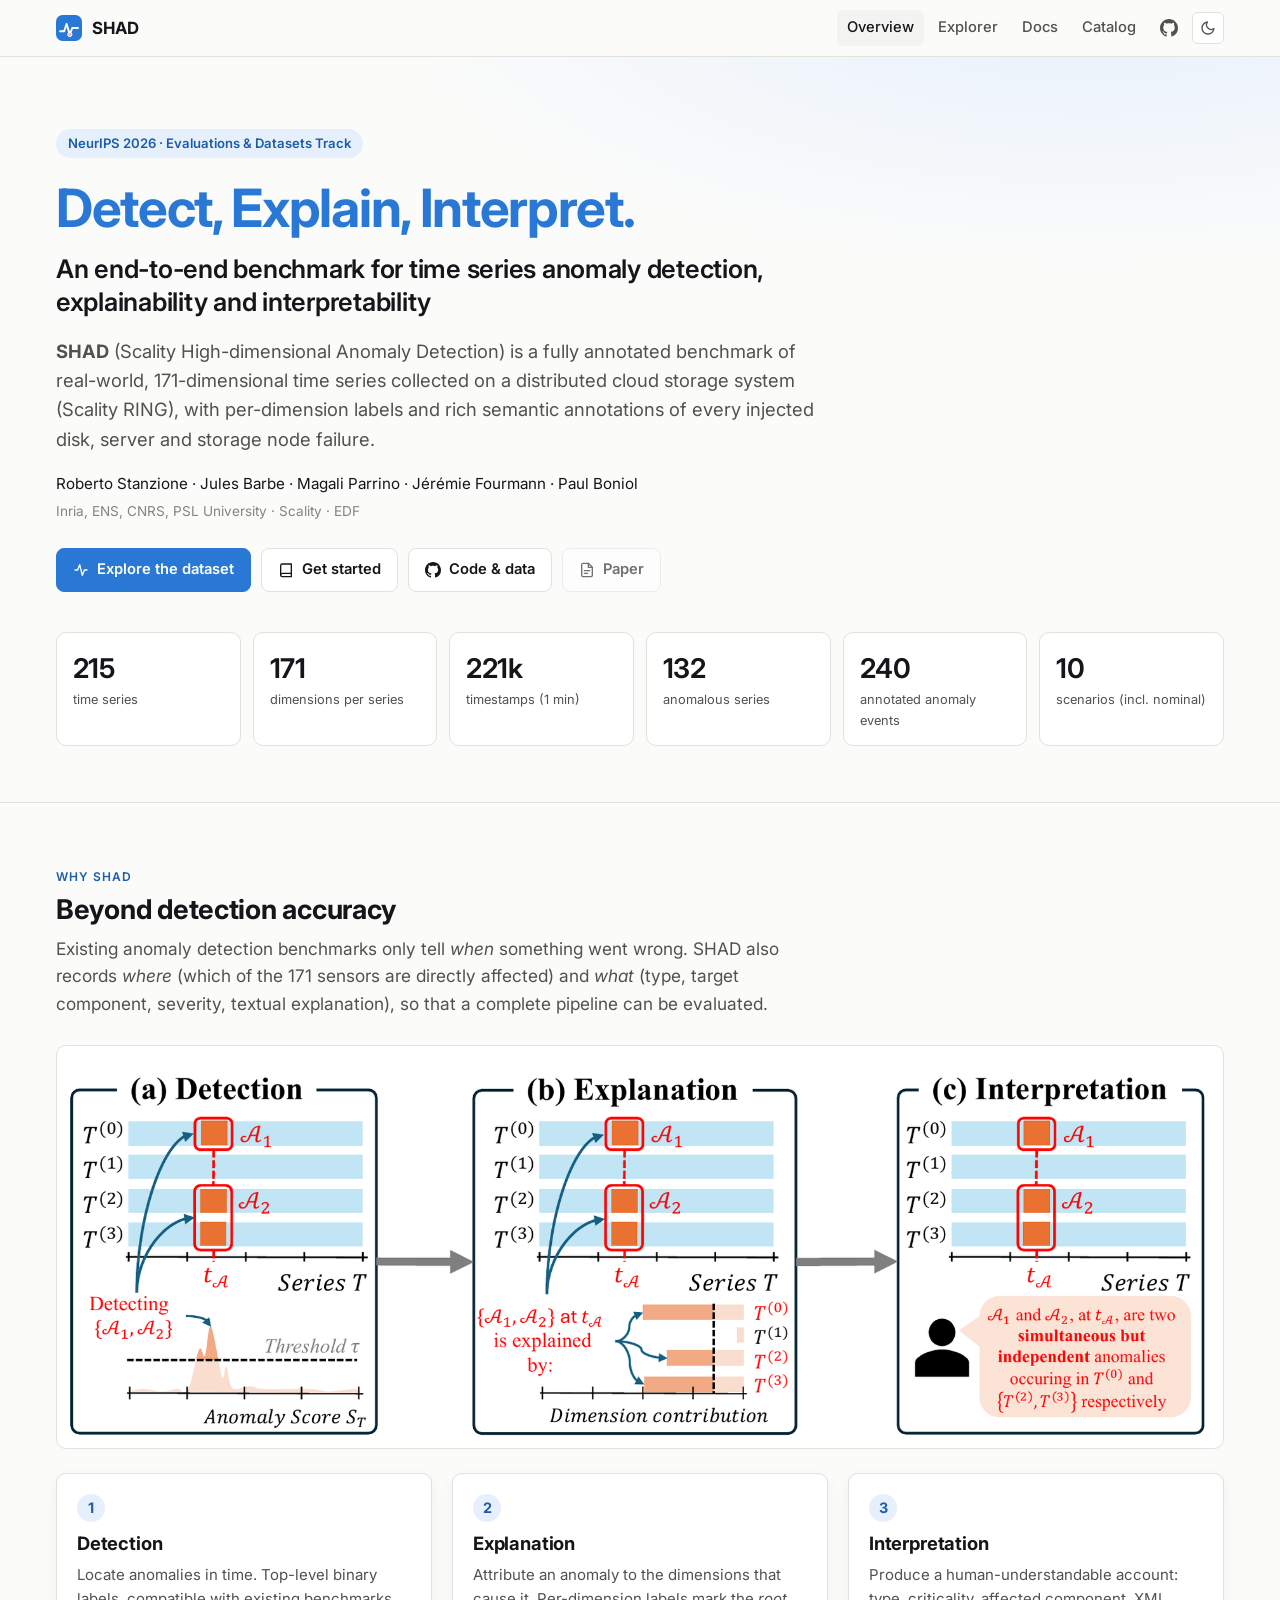
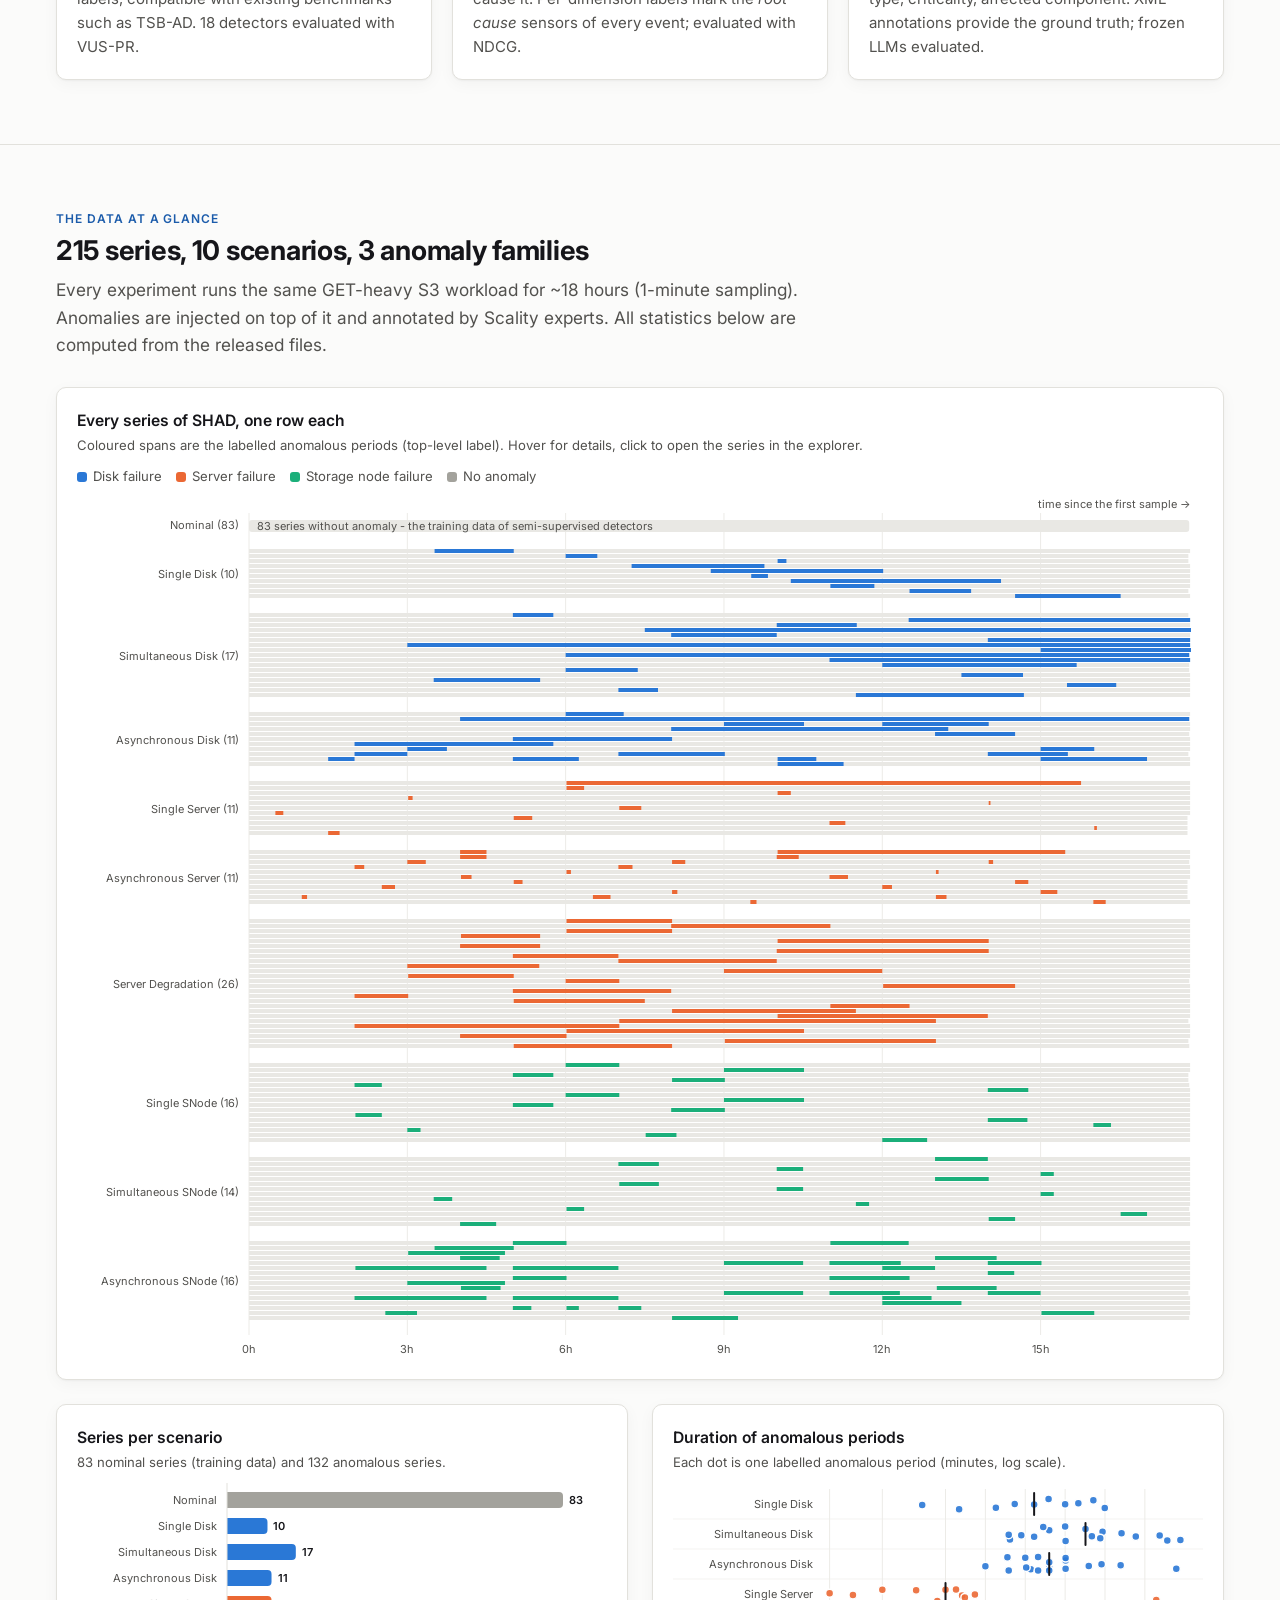
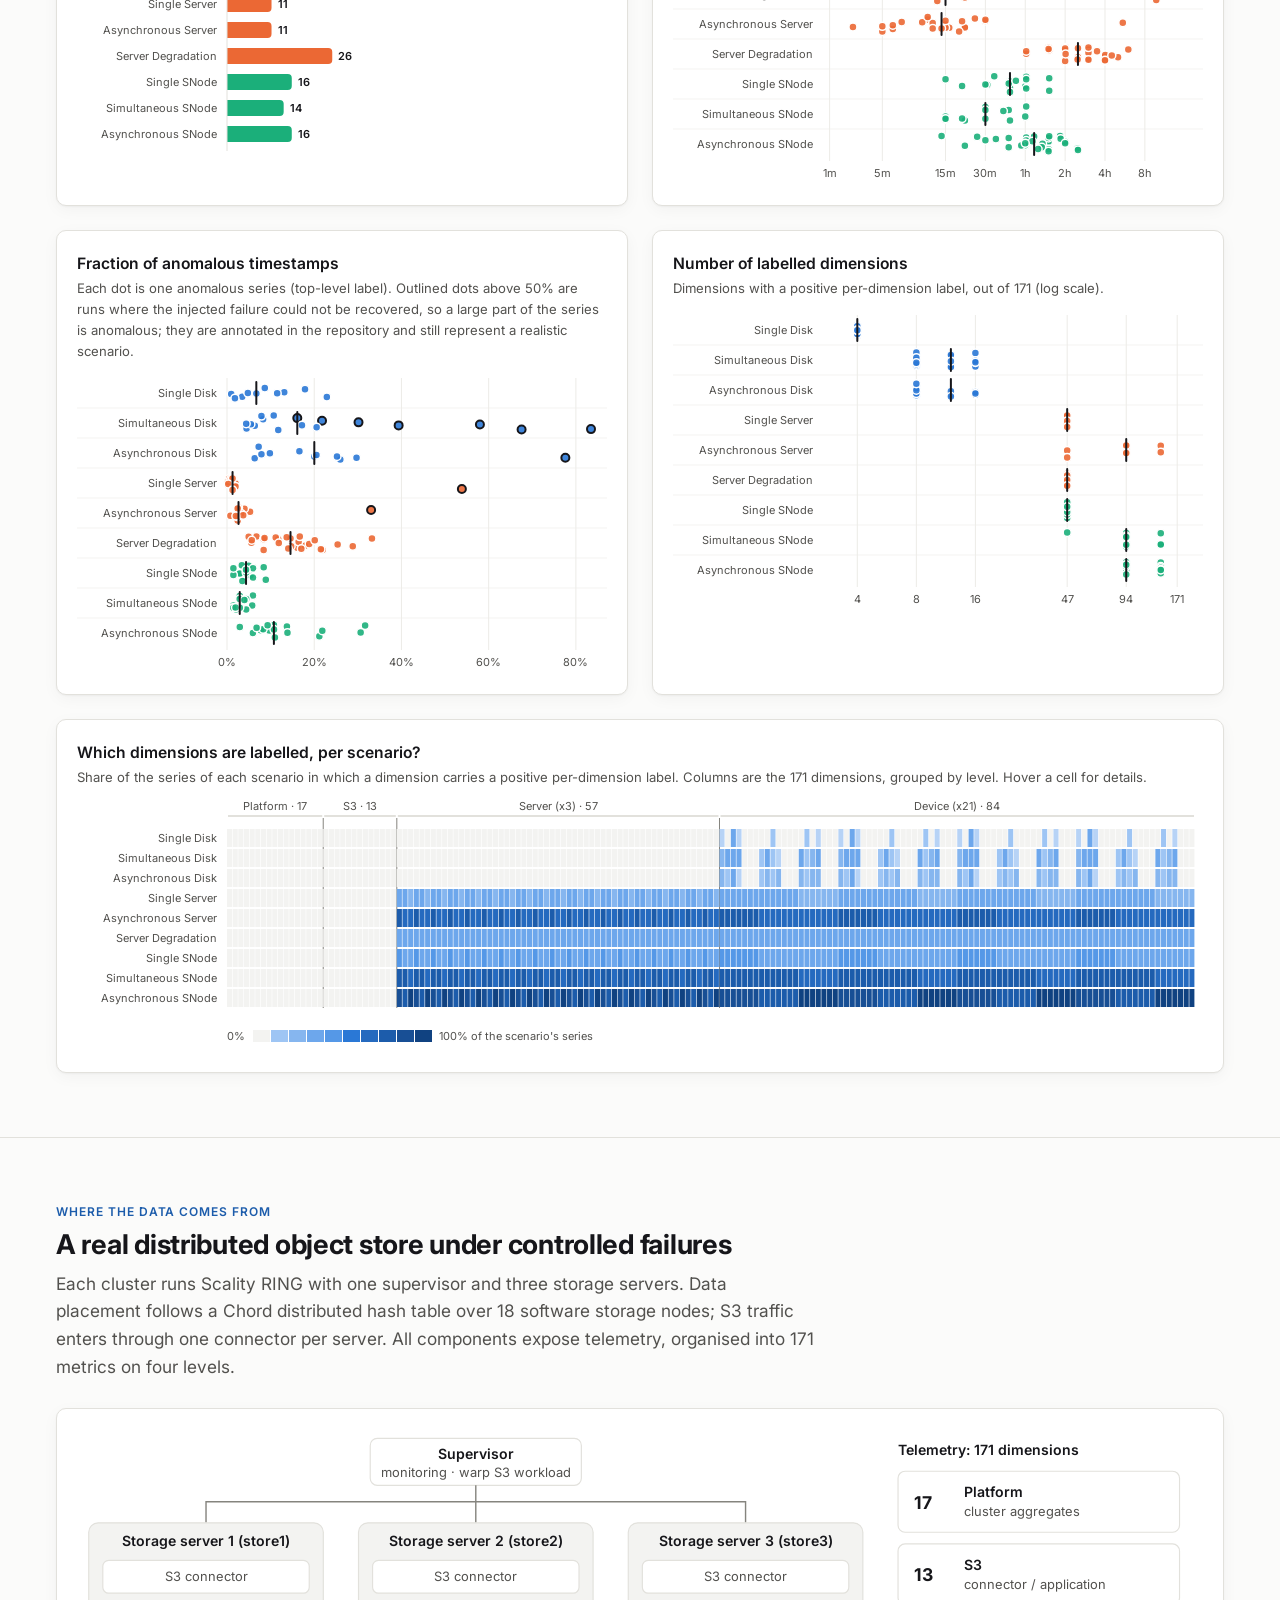
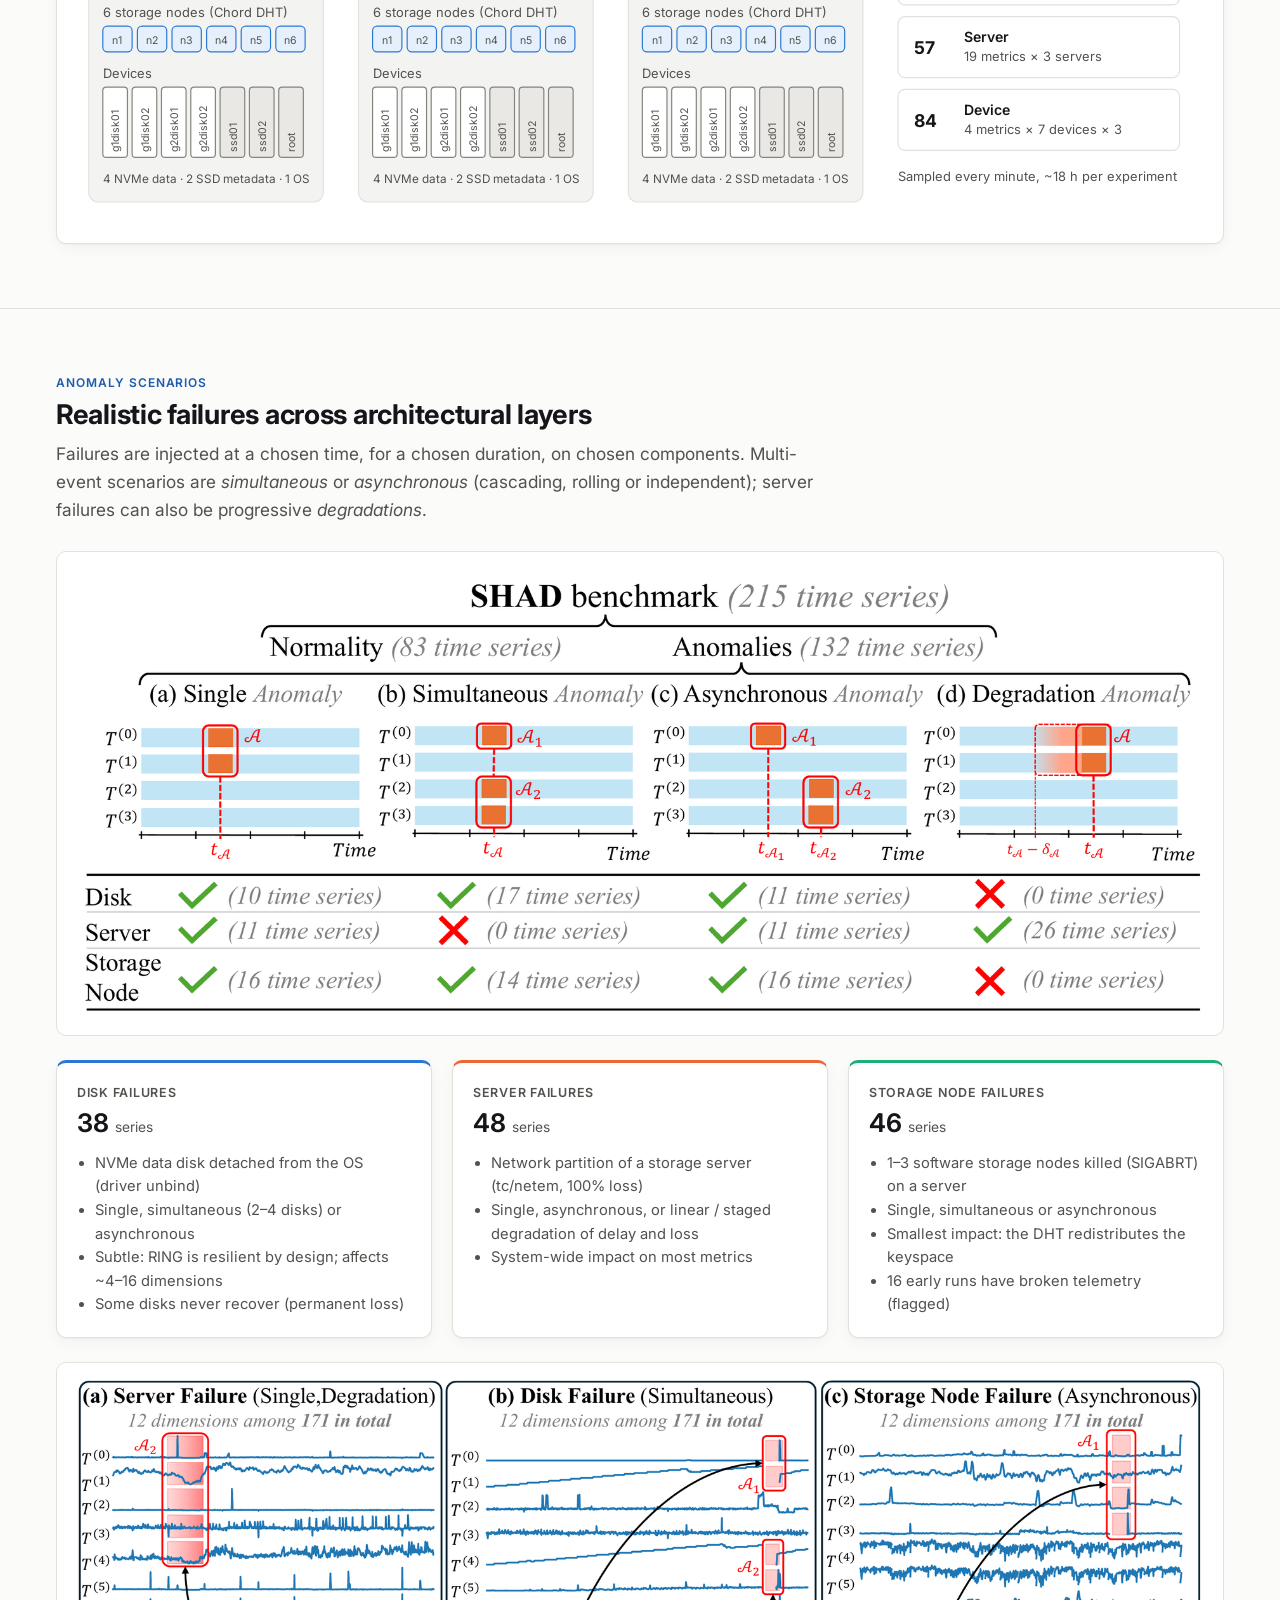
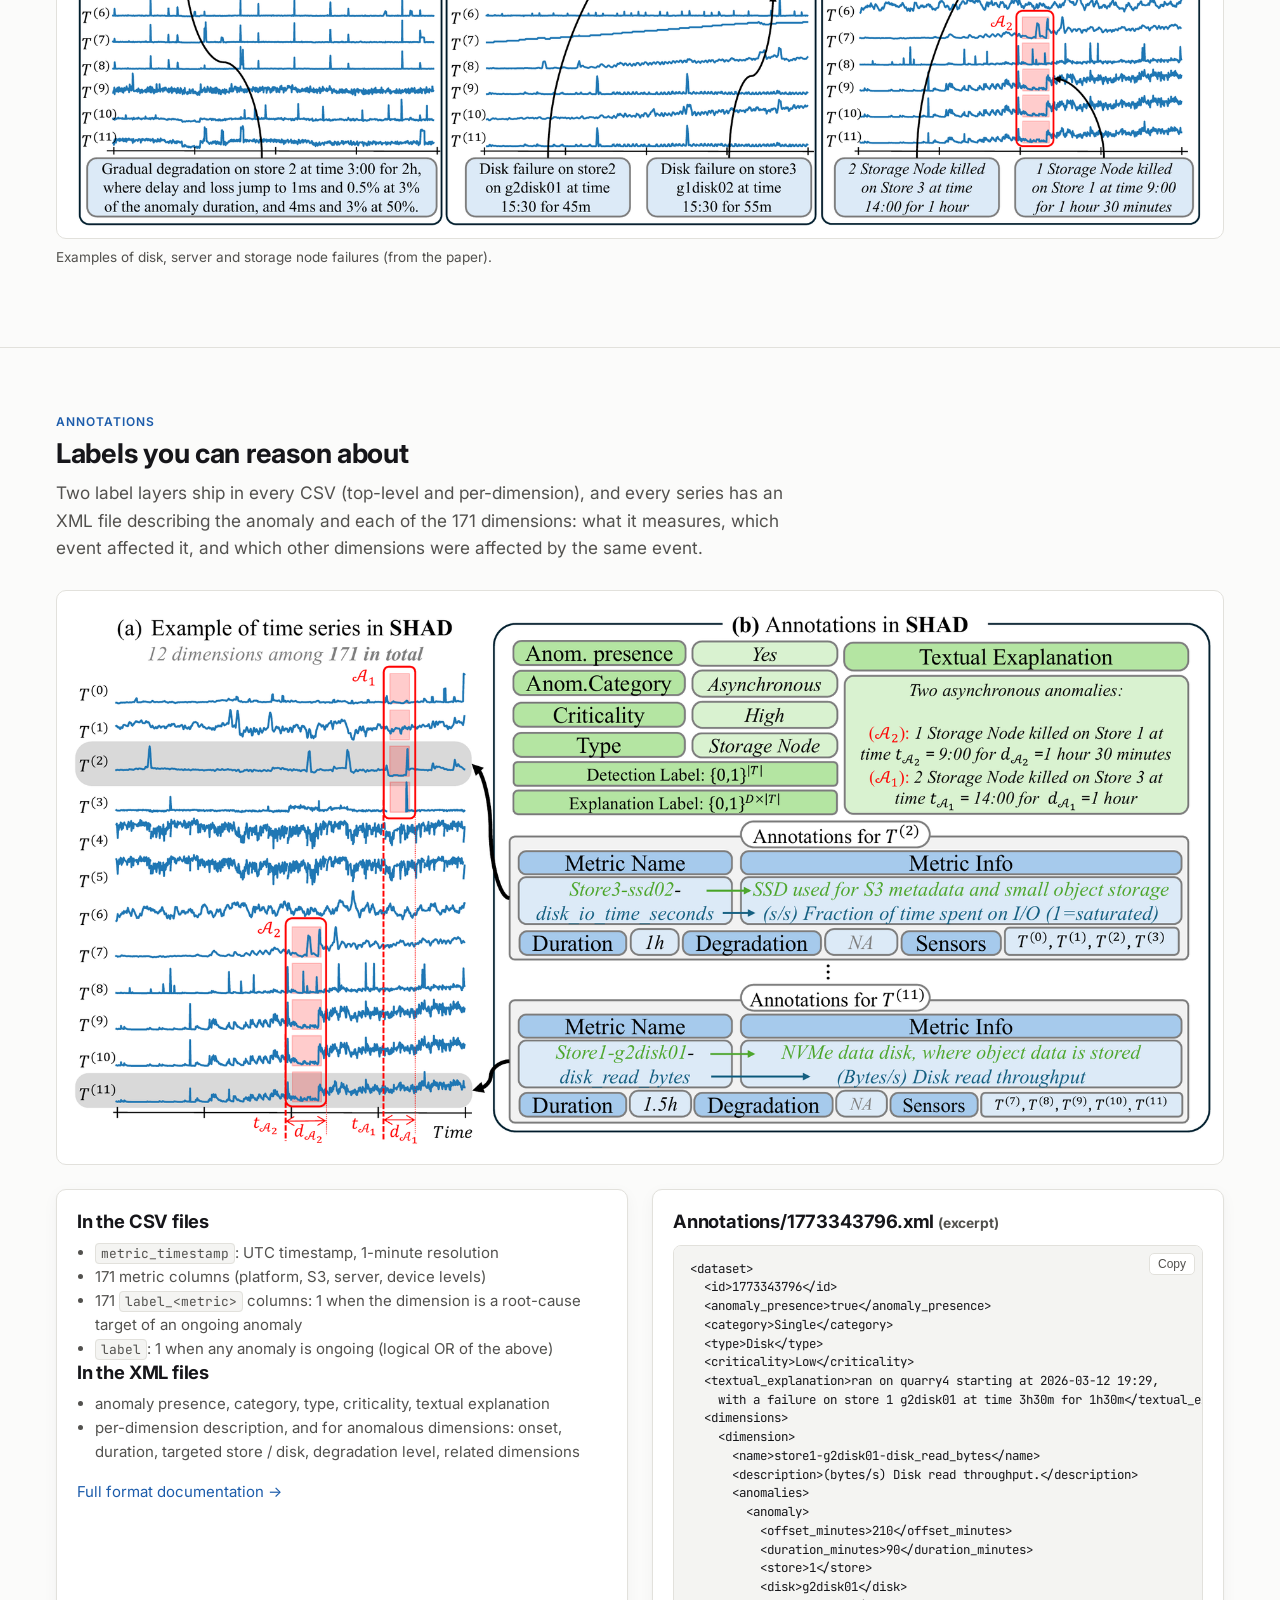
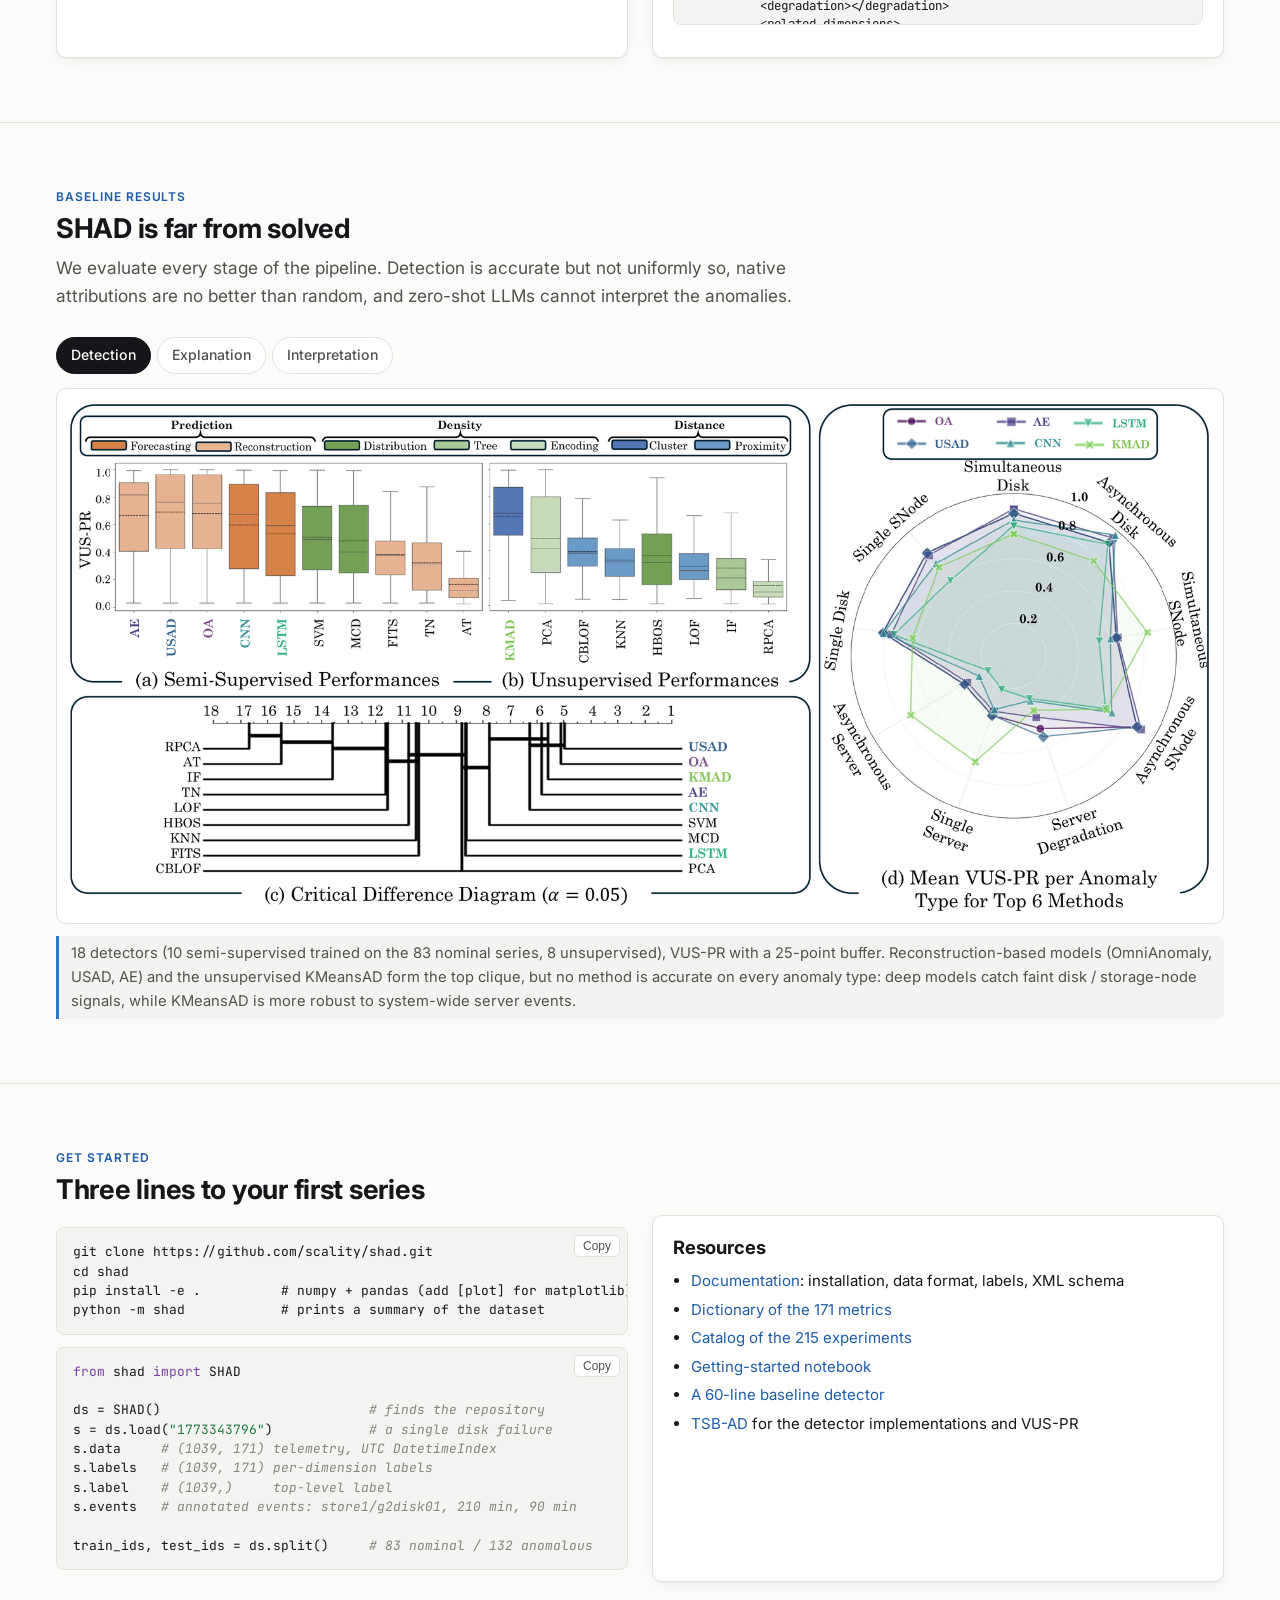
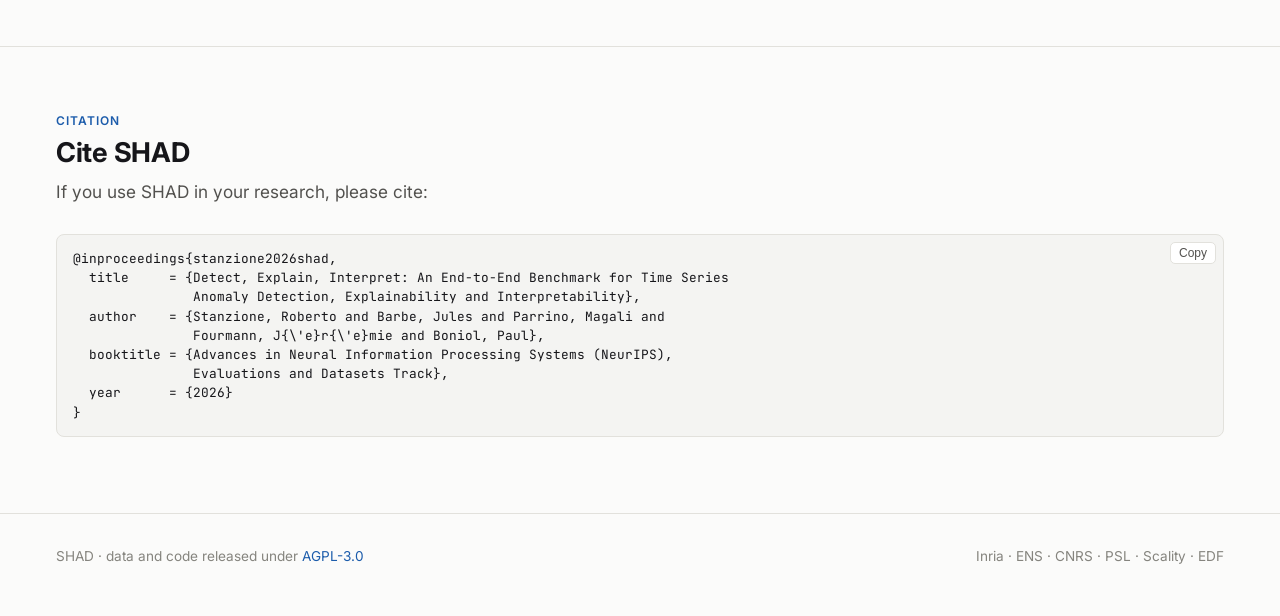
<file: docs/index.html>
<!doctype html>
<html lang="en">
<head>
<meta charset="utf-8">
<meta name="viewport" content="width=device-width, initial-scale=1">
<title>SHAD benchmark</title>
<meta name="description" content="SHAD: a fully annotated benchmark of 215 high-dimensional time series from a real distributed storage system, for anomaly detection, explanation and interpretation (NeurIPS 2026, Evaluations & Datasets track).">
<meta property="og:title" content="SHAD - Detect, Explain, Interpret">
<meta property="og:description" content="215 real-world 171-dimensional time series with per-dimension labels and rich semantic annotations.">
<meta property="og:image" content="assets/img/overview.png">
<link rel="icon" href="data:image/svg+xml,%3Csvg xmlns='http://www.w3.org/2000/svg' viewBox='0 0 32 32'%3E%3Crect width='32' height='32' rx='8' fill='%232a78d6'/%3E%3Cpath d='M5 20 L10 20 L13 11 L17 24 L20 16 L27 16' fill='none' stroke='white' stroke-width='2.4' stroke-linecap='round' stroke-linejoin='round'/%3E%3C/svg%3E">
<link rel="preconnect" href="https://fonts.googleapis.com">
<link rel="preconnect" href="https://fonts.gstatic.com" crossorigin>
<link href="https://fonts.googleapis.com/css2?family=Inter:wght@400;500;600;700&family=JetBrains+Mono:wght@400;500&display=swap" rel="stylesheet">
<link rel="stylesheet" href="assets/style.css">
<style>
  .topo text { font: 11px var(--sans); fill: var(--text-2); }
  .topo .t-strong { fill: var(--text); font-weight: 600; font-size: 12px; }
  .topo .box { fill: var(--surface); stroke: var(--border); }
  .topo .srv { fill: var(--surface-2); stroke: var(--border); }
  .topo .link { stroke: var(--text-3); stroke-width: 1.2; fill: none; }
  .topo .sn { fill: var(--accent-soft); stroke: var(--accent); stroke-width: 1; }
  .topo .nvme { fill: var(--surface); stroke: var(--text-3); }
  .topo .ssd { fill: var(--surface-3); stroke: var(--text-3); }
  .topo .lvl { fill: var(--surface); stroke: var(--border); }
  .topo .lvl-n { font-weight: 700; font-size: 15px; fill: var(--text); }
  .family-card { border-top: 3px solid var(--c); }
  .family-card .kicker { font-size: .78rem; font-weight: 600; color: var(--text-2); text-transform: uppercase; letter-spacing: .06em; }
  .family-card ul { padding-left: 18px; margin: 8px 0 0; color: var(--text-2); font-size: .92rem; }
  .family-card .count { font-size: 1.6rem; font-weight: 650; }
  .results-tabs { display: flex; gap: 6px; flex-wrap: wrap; margin-bottom: 14px; }
  .results-tabs button { border: 1px solid var(--border); background: var(--surface); color: var(--text-2); border-radius: 999px; padding: 6px 14px; font: inherit; font-size: .88rem; font-weight: 500; cursor: pointer; }
  .results-tabs button[aria-selected="true"] { background: var(--text); color: var(--bg); border-color: var(--text); }
  .result-panel { display: none; } .result-panel.active { display: block; }
  .bibtex { white-space: pre; font-size: .8rem; }
  #timeline-wrap { overflow-x: auto; }
  .xml-snip { font-size: .78rem; max-height: 380px; }
  .fulltitle { font-size: clamp(1.2rem, 2.2vw, 1.6rem); font-weight: 600; line-height: 1.3; margin: -4px 0 18px; max-width: 820px; letter-spacing: -0.01em; }
</style>
</head>
<body>
<header id="nav"></header>

<main>
<!-- ============================================================ HERO -->
<section class="hero">
  <div class="container">
    <div class="venue">NeurIPS 2026 · Evaluations &amp; Datasets Track</div>
    <h1><span class="hl">Detect, Explain, Interpret.</span></h1>
    <p class="fulltitle">An end-to-end benchmark for time series anomaly detection, explainability and interpretability</p>
    <p class="subtitle"><b>SHAD</b> (Scality High-dimensional Anomaly Detection) is a fully annotated benchmark of real-world, 171-dimensional
      time series collected on a distributed cloud storage system (Scality RING), with per-dimension labels and rich semantic annotations
      of every injected disk, server and storage node failure.</p>
    <div class="authors">Roberto Stanzione · Jules Barbe · Magali Parrino · Jérémie Fourmann · Paul Boniol</div>
    <div class="affils">Inria, ENS, CNRS, PSL University · Scality · EDF</div>
    <div class="btn-row">
      <a class="btn primary" href="explorer.html"><span id="ic-explore"></span>Explore the dataset</a>
      <a class="btn" href="docs.html"><span id="ic-book"></span>Get started</a>
      <a class="btn" href="https://github.com/scality/shad"><span id="ic-github"></span>Code &amp; data</a>
      <a class="btn" data-paper-link><span id="ic-paper"></span>Paper</a>
    </div>
    <div class="stats" id="hero-stats" aria-label="Key numbers"></div>
  </div>
</section>

<!-- ============================================================ WHY -->
<section class="block" id="why">
  <div class="container">
    <div class="eyebrow">Why SHAD</div>
    <h2>Beyond detection accuracy</h2>
    <p class="lead">Existing anomaly detection benchmarks only tell <i>when</i> something went wrong. SHAD also records <i>where</i>
      (which of the 171 sensors are directly affected) and <i>what</i> (type, target component, severity, textual explanation),
      so that a complete pipeline can be evaluated.</p>
    <div class="figure" style="margin-bottom:24px"><img src="assets/img/scope.png" alt="Detection, explanation and interpretation of time series anomalies" loading="lazy"></div>
    <div class="grid-3">
      <div class="card pillar"><div class="num">1</div><h3>Detection</h3>
        <p>Locate anomalies in time. Top-level binary labels, compatible with existing benchmarks such as TSB-AD. 18 detectors evaluated with VUS-PR.</p></div>
      <div class="card pillar"><div class="num">2</div><h3>Explanation</h3>
        <p>Attribute an anomaly to the dimensions that cause it. Per-dimension labels mark the <i>root cause</i> sensors of every event; evaluated with NDCG.</p></div>
      <div class="card pillar"><div class="num">3</div><h3>Interpretation</h3>
        <p>Produce a human-understandable account: type, criticality, affected component. XML annotations provide the ground truth; frozen LLMs evaluated.</p></div>
    </div>
  </div>
</section>

<!-- ============================================================ AT A GLANCE -->
<section class="block" id="glance">
  <div class="container">
    <div class="eyebrow">The data at a glance</div>
    <h2>215 series, 10 scenarios, 3 anomaly families</h2>
    <p class="lead">Every experiment runs the same GET-heavy S3 workload for ~18 hours (1-minute sampling). Anomalies are injected on top
      of it and annotated by Scality experts. All statistics below are computed from the released files.</p>

    <div class="card" style="margin-bottom:24px">
      <p class="chart-title">Every series of SHAD, one row each</p>
      <p class="chart-sub">Coloured spans are the labelled anomalous periods (top-level label). Hover for details, click to open the series in the explorer.</p>
      <div class="legend" id="family-legend"></div>
      <div id="timeline-wrap"><div class="chart" id="chart-timeline"></div></div>
    </div>

    <div class="grid-2">
      <div class="card">
        <p class="chart-title">Series per scenario</p>
        <p class="chart-sub">83 nominal series (training data) and 132 anomalous series.</p>
        <div class="chart" id="chart-groups"></div>
      </div>
      <div class="card">
        <p class="chart-title">Duration of anomalous periods</p>
        <p class="chart-sub">Each dot is one labelled anomalous period (minutes, log scale).</p>
        <div class="chart" id="chart-durations"></div>
      </div>
      <div class="card">
        <p class="chart-title">Fraction of anomalous timestamps</p>
        <p class="chart-sub">Each dot is one anomalous series (top-level label). Outlined dots above 50% are runs where the injected failure could not be recovered, so a large part of the series is anomalous; they are annotated in the repository and still represent a realistic scenario.</p>        <div class="chart" id="chart-ratio"></div>
      </div>
      <div class="card">
        <p class="chart-title">Number of labelled dimensions</p>
        <p class="chart-sub">Dimensions with a positive per-dimension label, out of 171 (log scale).</p>
        <div class="chart" id="chart-dims"></div>
      </div>
    </div>

    <div class="card" style="margin-top:24px">
      <p class="chart-title">Which dimensions are labelled, per scenario?</p>
      <p class="chart-sub">Share of the series of each scenario in which a dimension carries a positive per-dimension label.
        Columns are the 171 dimensions, grouped by level. Hover a cell for details.</p>
      <div class="chart" id="chart-heatmap"></div>
    </div>
  </div>
</section>

<!-- ============================================================ SYSTEM -->
<section class="block" id="system">
  <div class="container">
    <div class="eyebrow">Where the data comes from</div>
    <h2>A real distributed object store under controlled failures</h2>
    <p class="lead">Each cluster runs Scality RING with one supervisor and three storage servers. Data placement follows a Chord distributed hash table
      over 18 software storage nodes; S3 traffic enters through one connector per server. All components expose telemetry, organised into 171 metrics on four levels.</p>
    <div class="card">
      <svg class="topo" viewBox="0 0 960 330" role="img" aria-label="Cluster topology: one supervisor, three storage servers each with an S3 connector, six storage nodes, four NVMe data disks, two SSDs and an OS disk; telemetry is organised in 17 platform, 13 S3, 57 server and 84 device metrics.">
        <rect class="box" x="250" y="8" width="180" height="40" rx="6"/>
        <text class="t-strong" x="340" y="26" text-anchor="middle">Supervisor</text>
        <text x="340" y="41" text-anchor="middle">monitoring · warp S3 workload</text>
        <path class="link" d="M340 48 V62 H110 V80 M340 62 V80 M340 62 H570 V80"/>
        <g id="servers"></g>
        <g transform="translate(700,12)">
          <text class="t-strong" x="0" y="10">Telemetry: 171 dimensions</text>
          <g id="levels"></g>
        </g>
      </svg>
    </div>
  </div>
</section>

<!-- ============================================================ ANOMALIES -->
<section class="block" id="anomalies">
  <div class="container">
    <div class="eyebrow">Anomaly scenarios</div>
    <h2>Realistic failures across architectural layers</h2>
    <p class="lead">Failures are injected at a chosen time, for a chosen duration, on chosen components. Multi-event scenarios are
      <i>simultaneous</i> or <i>asynchronous</i> (cascading, rolling or independent); server failures can also be progressive <i>degradations</i>.</p>
    <div class="figure" style="margin-bottom:24px"><img src="assets/img/overview.png" alt="Composition of SHAD: 83 nominal and 132 anomalous series across single, simultaneous, asynchronous and degradation anomalies" loading="lazy"></div>
    <div class="grid-3">
      <div class="card family-card" style="--c:var(--disk)">
        <div class="kicker">Disk failures</div><div class="count" id="count-Disk"></div>
        <ul><li>NVMe data disk detached from the OS (driver unbind)</li><li>Single, simultaneous (2–4 disks) or asynchronous</li>
          <li>Subtle: RING is resilient by design; affects ~4–16 dimensions</li><li>Some disks never recover (permanent loss)</li></ul>
      </div>
      <div class="card family-card" style="--c:var(--server)">
        <div class="kicker">Server failures</div><div class="count" id="count-Server"></div>
        <ul><li>Network partition of a storage server (tc/netem, 100% loss)</li><li>Single, asynchronous, or linear / staged degradation of delay and loss</li>
          <li>System-wide impact on most metrics</li></ul>
      </div>
      <div class="card family-card" style="--c:var(--snode)">
        <div class="kicker">Storage node failures</div><div class="count" id="count-SNode"></div>
        <ul><li>1–3 software storage nodes killed (SIGABRT) on a server</li><li>Single, simultaneous or asynchronous</li>
          <li>Smallest impact: the DHT redistributes the keyspace</li><li>16 early runs have broken telemetry (flagged)</li></ul>
      </div>
    </div>
    <div class="figure" style="margin-top:24px"><img src="assets/img/anomaly_types.png" alt="Example time series for each anomaly family" loading="lazy"></div>
    <p class="caption">Examples of disk, server and storage node failures (from the paper).</p>
  </div>
</section>

<!-- ============================================================ ANNOTATIONS -->
<section class="block" id="annotations">
  <div class="container">
    <div class="eyebrow">Annotations</div>
    <h2>Labels you can reason about</h2>
    <p class="lead">Two label layers ship in every CSV (top-level and per-dimension), and every series has an XML file describing the anomaly
      and each of the 171 dimensions: what it measures, which event affected it, and which other dimensions were affected by the same event.</p>
    <div class="figure" style="margin-bottom:24px"><img src="assets/img/annotation_example.png" alt="Example of SHAD time series and annotation" loading="lazy"></div>
    <div class="grid-2">
      <div class="card">
        <h3>In the CSV files</h3>
        <ul class="muted" style="padding-left:18px;margin:0">
          <li><code>metric_timestamp</code>: UTC timestamp, 1-minute resolution</li>
          <li>171 metric columns (platform, S3, server, device levels)</li>
          <li>171 <code>label_&lt;metric&gt;</code> columns: 1 when the dimension is a root-cause target of an ongoing anomaly</li>
          <li><code>label</code>: 1 when any anomaly is ongoing (logical OR of the above)</li>
        </ul>
        <h3>In the XML files</h3>
        <ul class="muted" style="padding-left:18px;margin:0">
          <li>anomaly presence, category, type, criticality, textual explanation</li>
          <li>per-dimension description, and for anomalous dimensions: onset, duration, targeted store / disk, degradation level, related dimensions</li>
        </ul>
        <p style="margin-top:16px"><a href="docs.html#format">Full format documentation →</a></p>
      </div>
      <div class="card">
        <h3 style="margin-top:0">Annotations/1773343796.xml <span class="muted small">(excerpt)</span></h3>
<pre class="xml-snip" data-lang="xml">
&lt;dataset&gt;
  &lt;id&gt;1773343796&lt;/id&gt;
  &lt;anomaly_presence&gt;true&lt;/anomaly_presence&gt;
  &lt;category&gt;Single&lt;/category&gt;
  &lt;type&gt;Disk&lt;/type&gt;
  &lt;criticality&gt;Low&lt;/criticality&gt;
  &lt;textual_explanation&gt;ran on quarry4 starting at 2026-03-12 19:29,
    with a failure on store 1 g2disk01 at time 3h30m for 1h30m&lt;/textual_explanation&gt;
  &lt;dimensions&gt;
    &lt;dimension&gt;
      &lt;name&gt;store1-g2disk01-disk_read_bytes&lt;/name&gt;
      &lt;description&gt;(bytes/s) Disk read throughput.&lt;/description&gt;
      &lt;anomalies&gt;
        &lt;anomaly&gt;
          &lt;offset_minutes&gt;210&lt;/offset_minutes&gt;
          &lt;duration_minutes&gt;90&lt;/duration_minutes&gt;
          &lt;store&gt;1&lt;/store&gt;
          &lt;disk&gt;g2disk01&lt;/disk&gt;
          &lt;degradation&gt;&lt;/degradation&gt;
          &lt;related_dimensions&gt;
            &lt;dimension&gt;store1-g2disk01-disk_io_time_seconds&lt;/dimension&gt;
            &lt;dimension&gt;store1-g2disk01-disk_read_bytes&lt;/dimension&gt;
            ...
</pre>
      </div>
    </div>
  </div>
</section>

<!-- ============================================================ RESULTS -->
<section class="block" id="results">
  <div class="container">
    <div class="eyebrow">Baseline results</div>
    <h2>SHAD is far from solved</h2>
    <p class="lead">We evaluate every stage of the pipeline. Detection is accurate but not uniformly so, native attributions are no better than random,
      and zero-shot LLMs cannot interpret the anomalies.</p>
    <div class="results-tabs" role="tablist">
      <button role="tab" aria-selected="true" data-panel="p-det">Detection</button>
      <button role="tab" aria-selected="false" data-panel="p-exp">Explanation</button>
      <button role="tab" aria-selected="false" data-panel="p-int">Interpretation</button>
    </div>
    <div class="result-panel active" id="p-det">
      <div class="figure"><img src="assets/img/results_detection.png" alt="VUS-PR of 18 anomaly detectors on SHAD"></div>
      <div class="takeaway">18 detectors (10 semi-supervised trained on the 83 nominal series, 8 unsupervised), VUS-PR with a 25-point buffer.
        Reconstruction-based models (OmniAnomaly, USAD, AE) and the unsupervised KMeansAD form the top clique, but no method is accurate on every anomaly type:
        deep models catch faint disk / storage-node signals, while KMeansAD is more robust to system-wide server events.</div>
    </div>
    <div class="result-panel" id="p-exp">
      <div class="figure" style="max-width:820px"><img src="assets/img/results_explainability.png" alt="NDCG of dimension attribution for OA, CNN and KMAD" loading="lazy"></div>
      <div class="takeaway">Per-dimension contributions of the best detectors (OA, CNN, KMAD) rank the true root-cause dimensions no better than a random baseline (NDCG).
        Good detection does not translate into diagnostic utility, especially for disk failures that affect only 4–16 dimensions.</div>
    </div>
    <div class="result-panel" id="p-int">
      <div class="figure" style="max-width:760px;margin-bottom:12px"><img src="assets/img/llm_protocol.png" alt="Interpretability evaluation protocol" loading="lazy"></div>
      <div class="figure"><img src="assets/img/results_interpretability.png" alt="LLM interpretability results with and without supervision" loading="lazy"></div>
      <div class="takeaway">Five frozen LLMs answer a questionnaire (presence, type, criticality, affected dimension, time location) from Catch22 features, multi-panel
        images, or image descriptions. Scores stay very low (e.g. ≤ 23% F1 on type, ≤ 4% on dimension localisation); providing detection and explanation
        outputs helps but does not solve the task.</div>
    </div>
  </div>
</section>

<!-- ============================================================ START -->
<section class="block" id="start">
  <div class="container">
    <div class="eyebrow">Get started</div>
    <h2>Three lines to your first series</h2>
    <div class="grid-2">
      <div>
<pre data-lang="bash">
git clone https://github.com/scality/shad.git
cd shad
pip install -e .          # numpy + pandas (add [plot] for matplotlib)
python -m shad            # prints a summary of the dataset
</pre>
<pre data-lang="python">
from shad import SHAD

ds = SHAD()                          # finds the repository
s = ds.load("1773343796")            # a single disk failure
s.data     # (1039, 171) telemetry, UTC DatetimeIndex
s.labels   # (1039, 171) per-dimension labels
s.label    # (1039,)     top-level label
s.events   # annotated events: store1/g2disk01, 210 min, 90 min

train_ids, test_ids = ds.split()     # 83 nominal / 132 anomalous
</pre>
      </div>
      <div class="card">
        <h3>Resources</h3>
        <ul style="padding-left:18px;margin:0;line-height:1.9">
          <li><a href="docs.html">Documentation</a>: installation, data format, labels, XML schema</li>
          <li><a href="docs.html#metrics">Dictionary of the 171 metrics</a></li>
          <li><a href="docs.html#catalog">Catalog of the 215 experiments</a></li>
          <li><a href="https://github.com/scality/shad/blob/main/notebooks/getting_started.ipynb">Getting-started notebook</a></li>
          <li><a href="https://github.com/scality/shad/blob/main/examples/baseline_detector.py">A 60-line baseline detector</a></li>
          <li><a href="https://github.com/TheDatumOrg/TSB-AD">TSB-AD</a> for the detector implementations and VUS-PR</li>
        </ul>
      </div>
    </div>
  </div>
</section>

<!-- ============================================================ CITE -->
<section class="block" id="cite">
  <div class="container">
    <div class="eyebrow">Citation</div>
    <h2>Cite SHAD</h2>
    <p class="lead">If you use SHAD in your research, please cite:</p>
<pre class="bibtex" data-lang="bibtex">
@inproceedings{stanzione2026shad,
  title     = {Detect, Explain, Interpret: An End-to-End Benchmark for Time Series
               Anomaly Detection, Explainability and Interpretability},
  author    = {Stanzione, Roberto and Barbe, Jules and Parrino, Magali and
               Fourmann, J{\'e}r{\'e}mie and Boniol, Paul},
  booktitle = {Advances in Neural Information Processing Systems (NeurIPS),
               Evaluations and Datasets Track},
  year      = {2026}
}
</pre>
  </div>
</section>
</main>

<footer>
  <div class="container">
    <div>SHAD · data and code released under <a href="https://github.com/scality/shad/blob/main/LICENSE">AGPL-3.0</a></div>
    <div>Inria · ENS · CNRS · PSL · Scality · EDF</div>
  </div>
</footer>

<script src="assets/common.js"></script>
<script src="assets/charts.js"></script>
<script src="assets/home.js"></script>
</body>
</html>
</file>
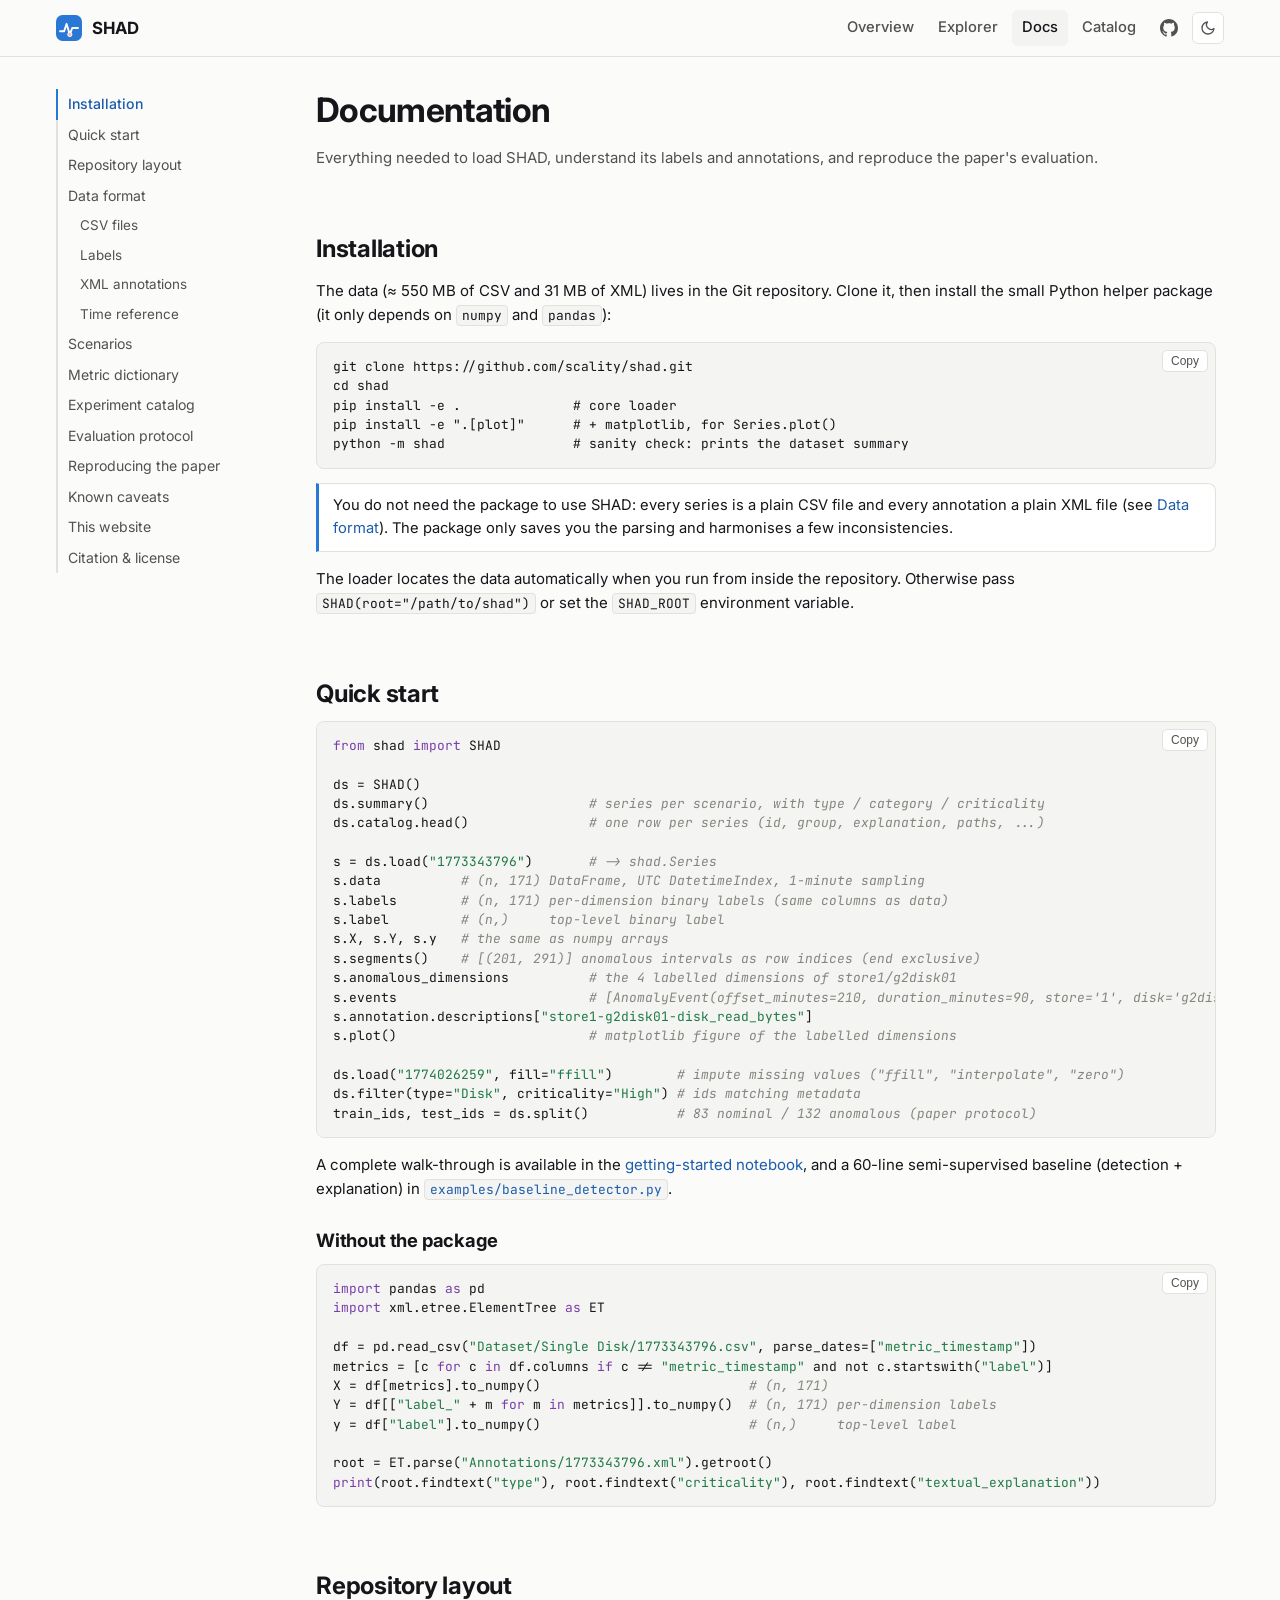
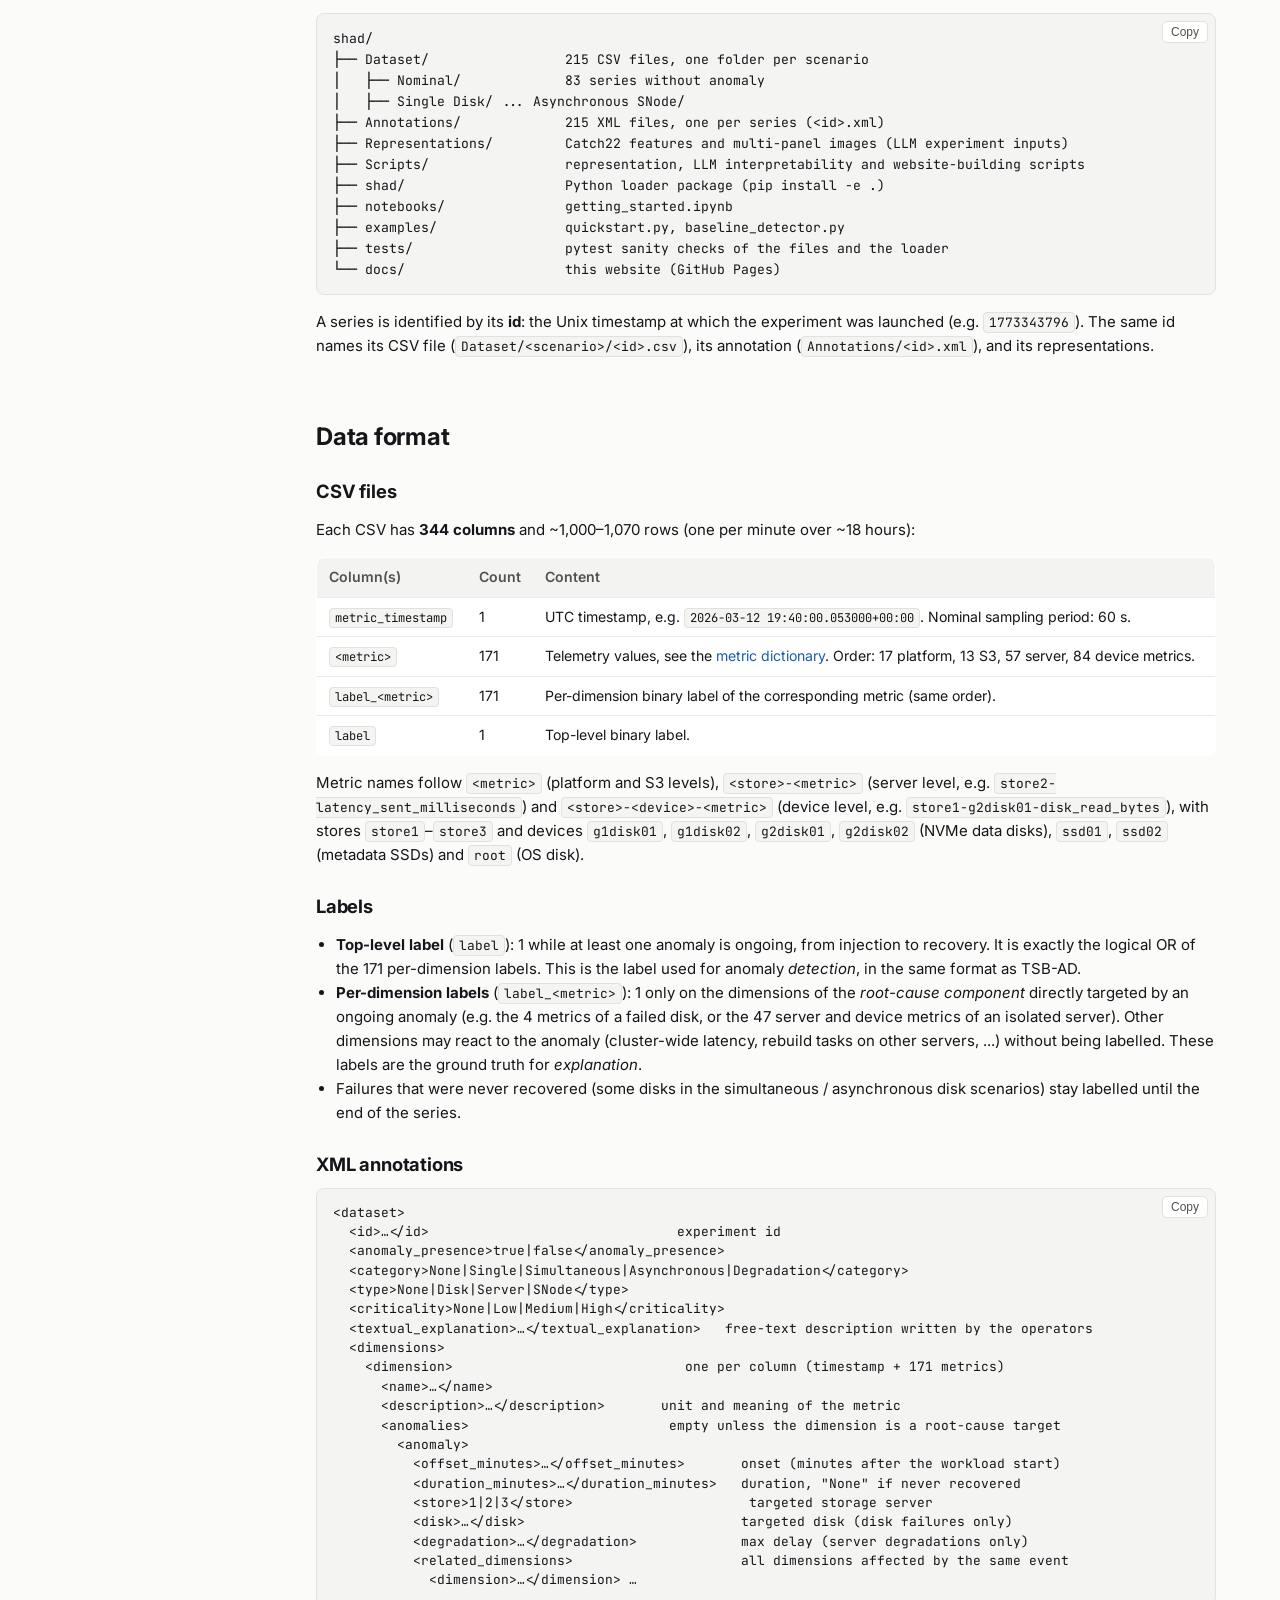
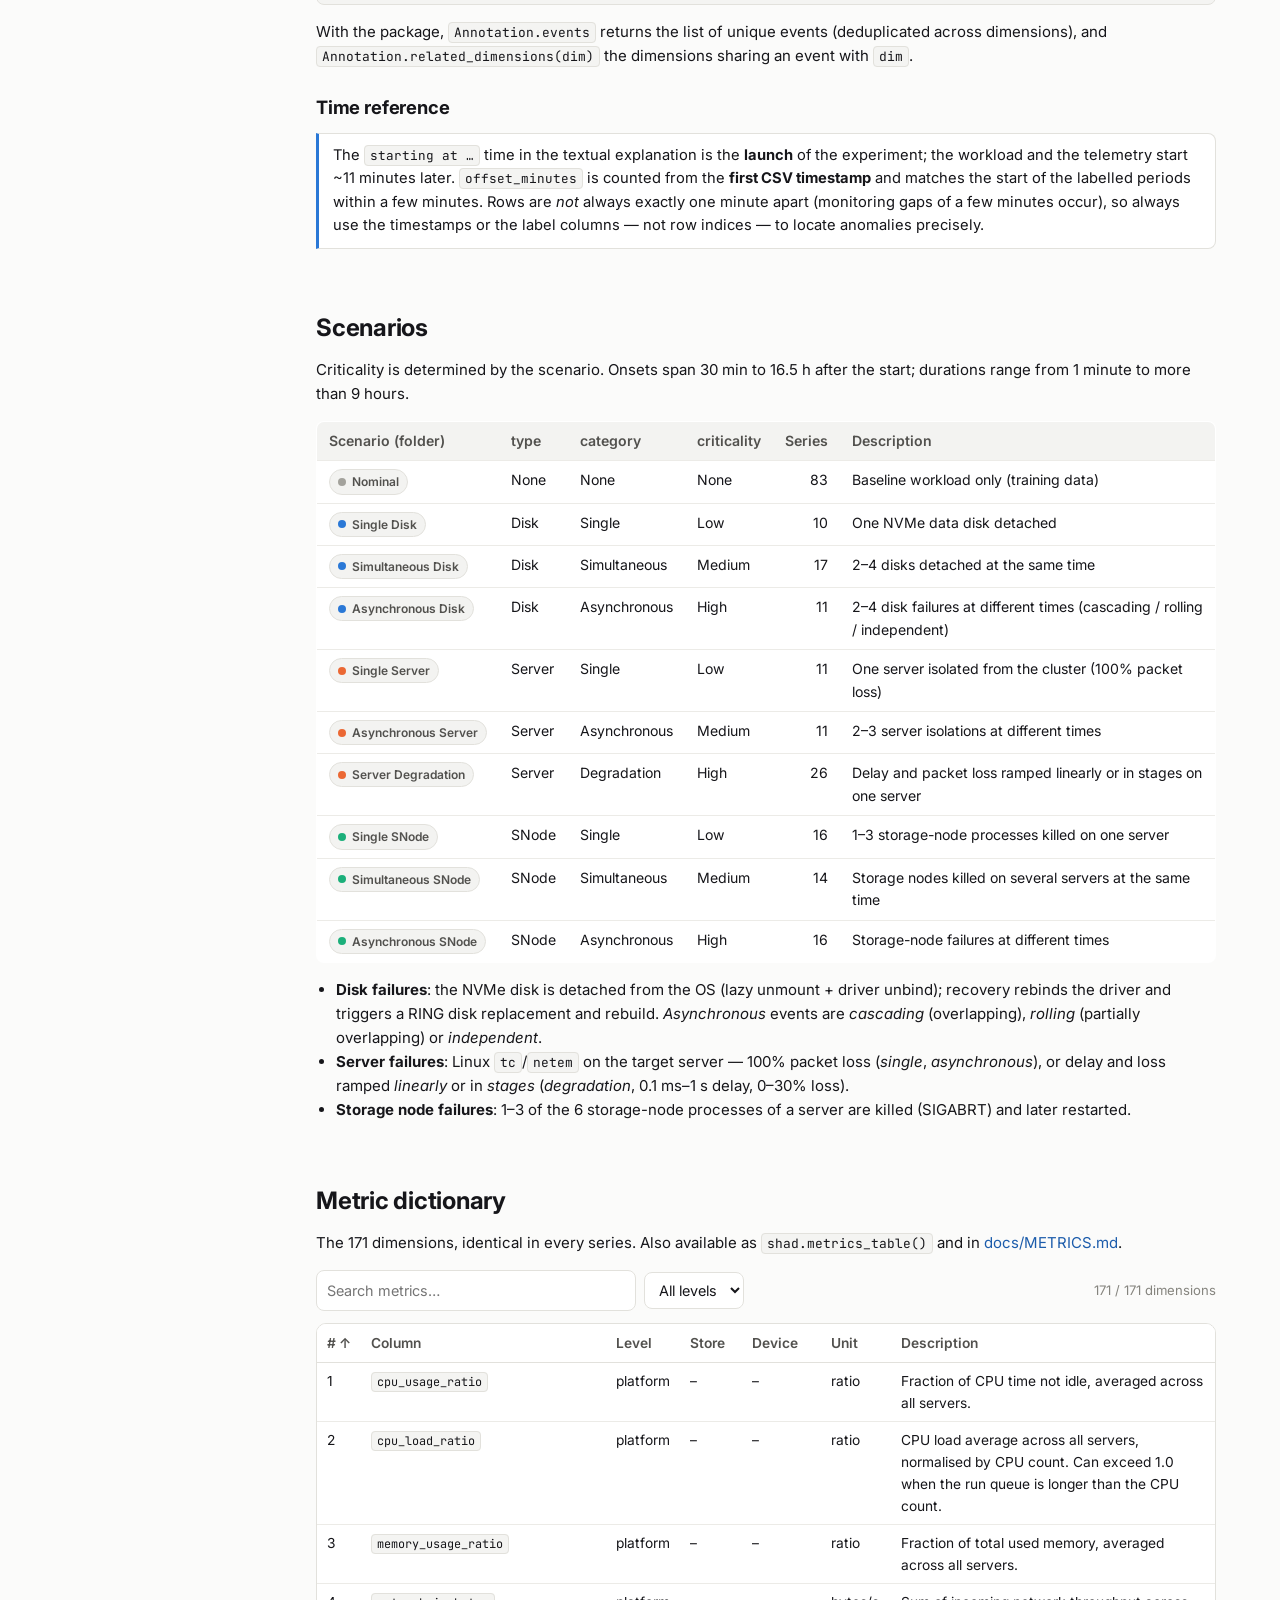
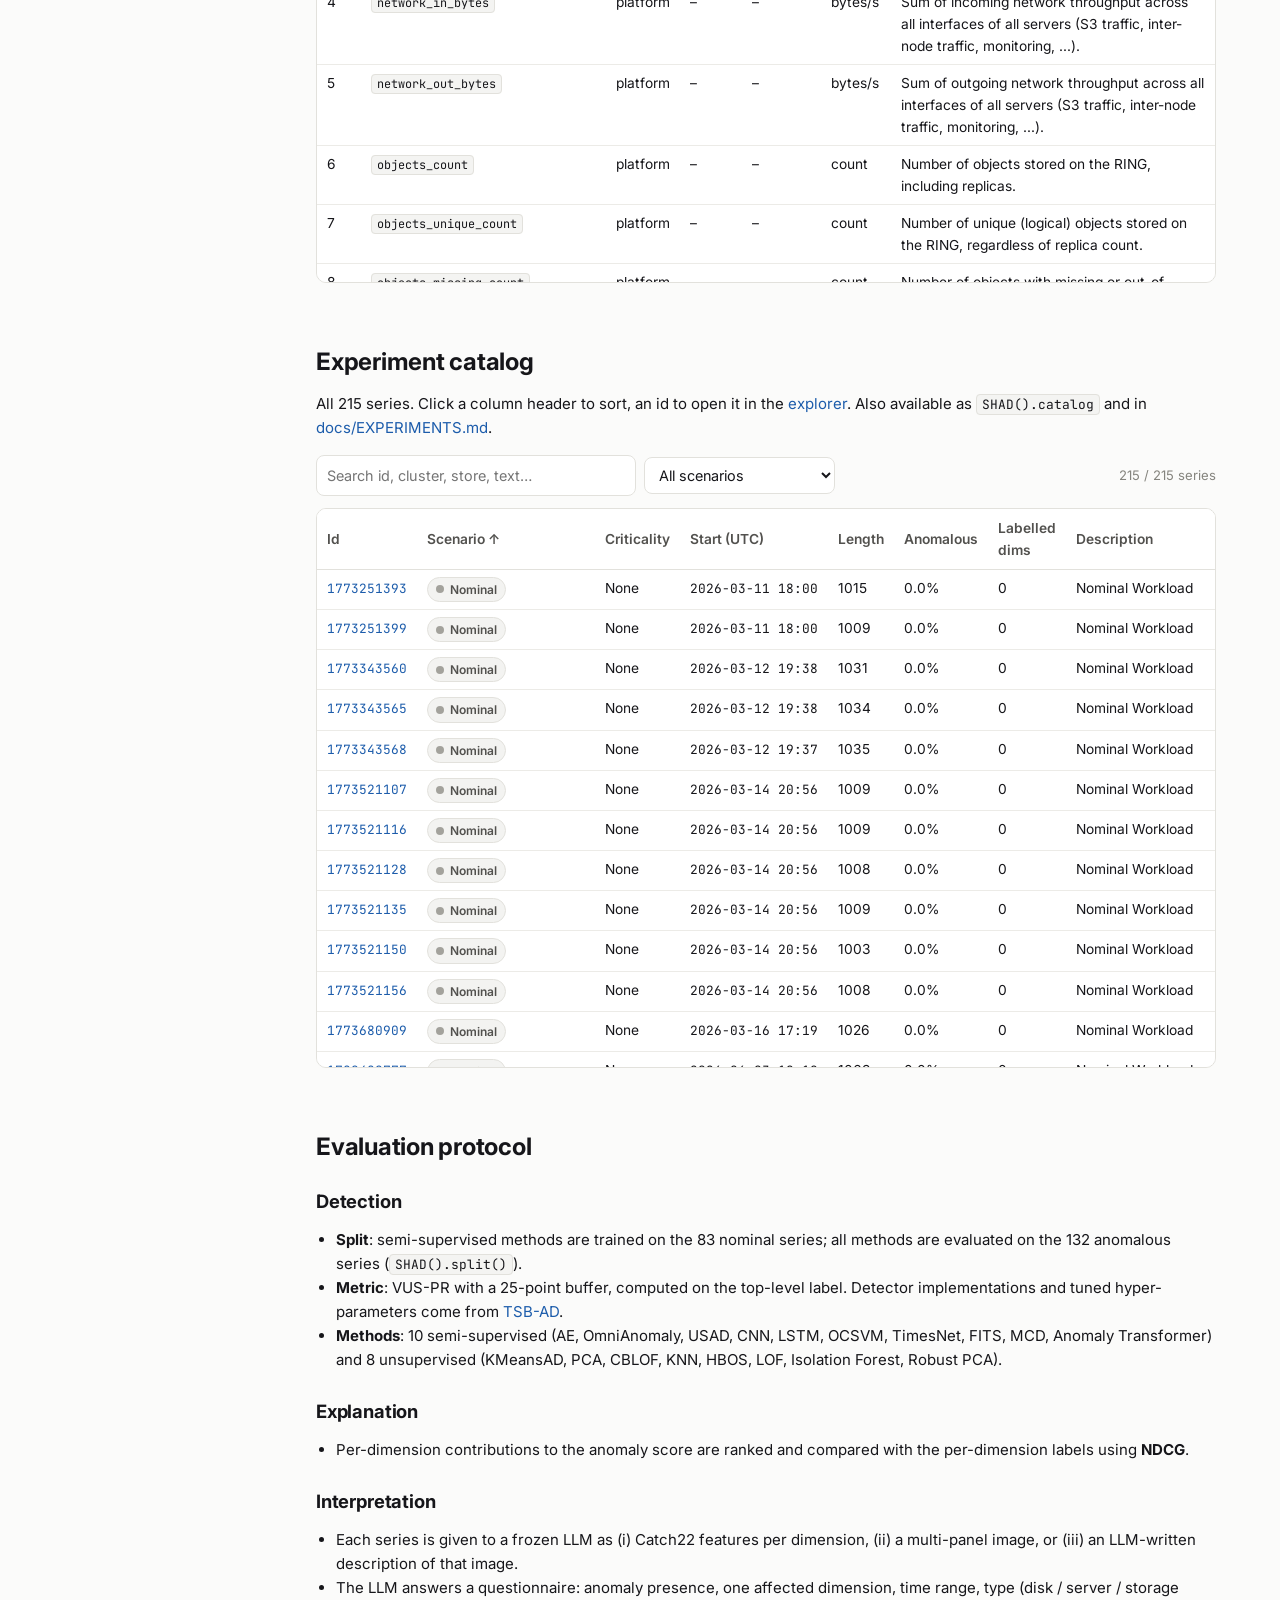
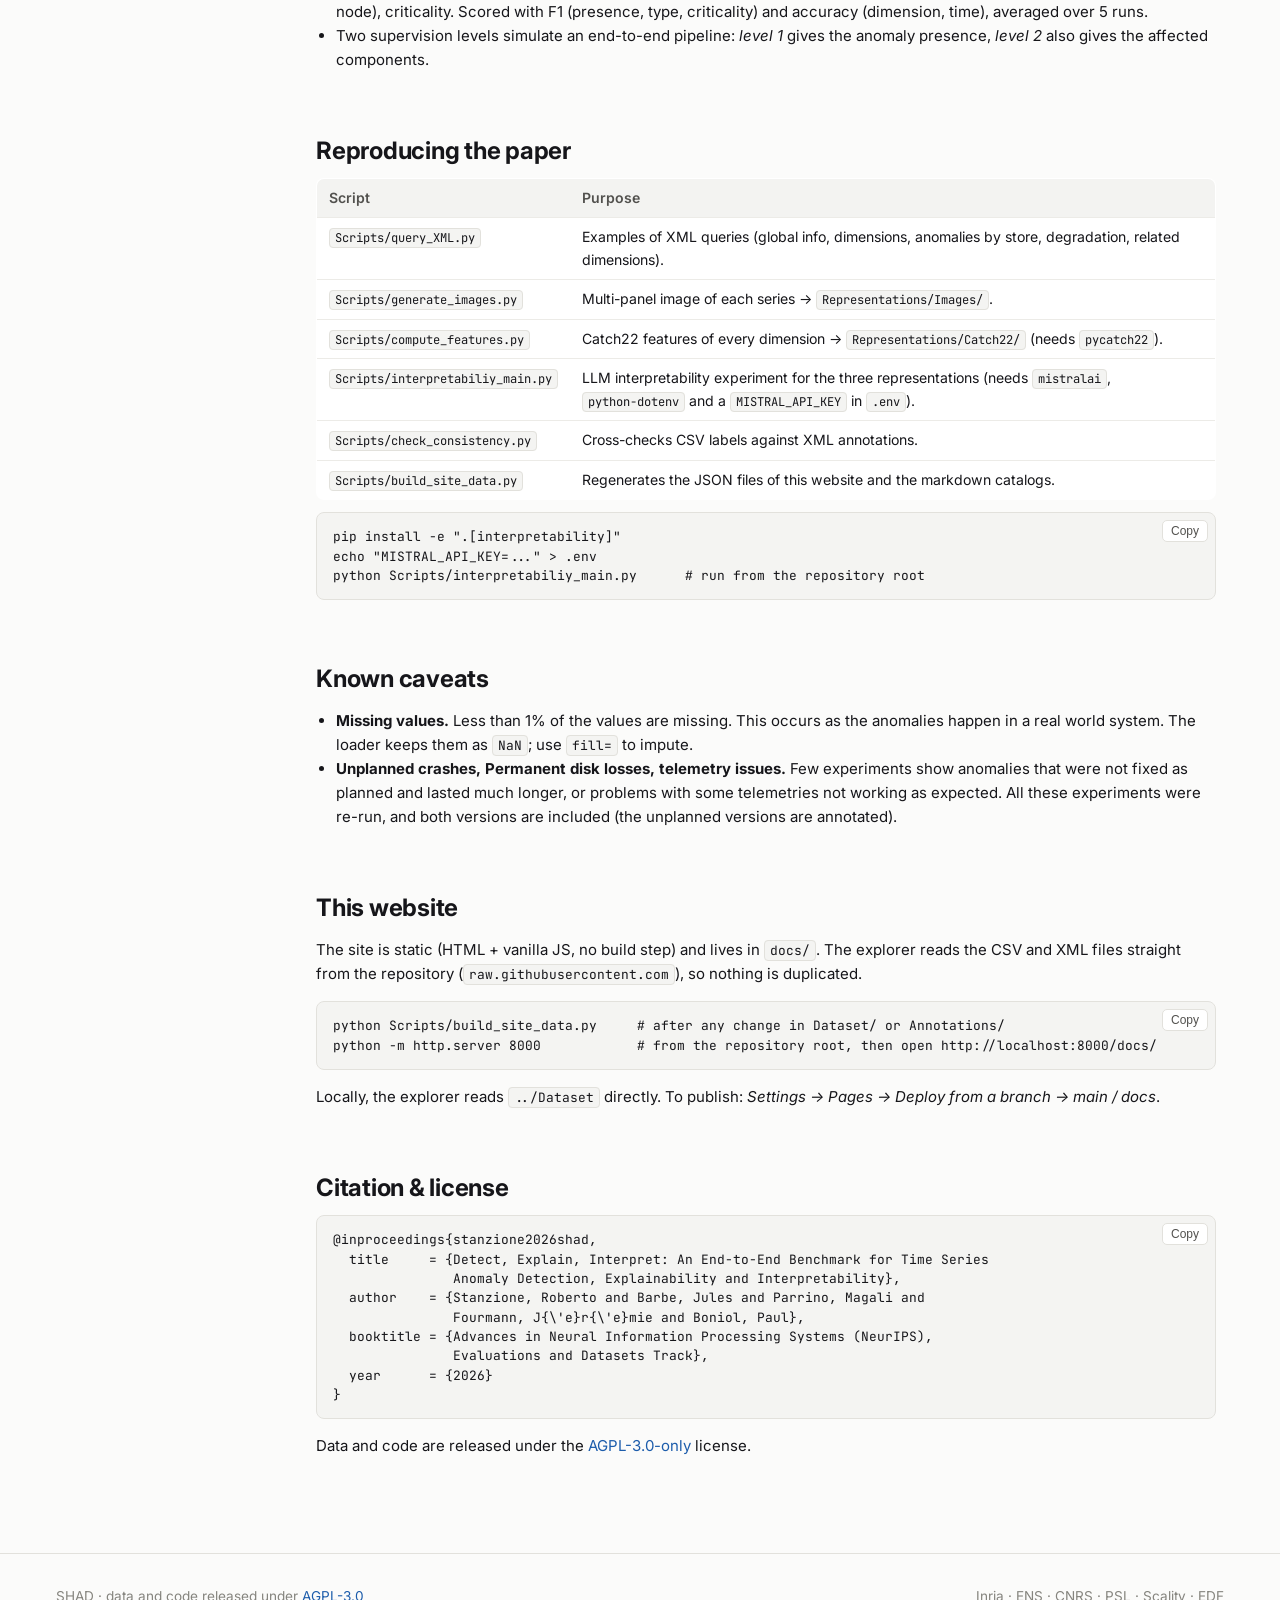
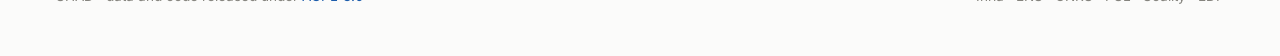
<file: docs/docs.html>
<!doctype html>
<html lang="en">
<head>
<meta charset="utf-8">
<meta name="viewport" content="width=device-width, initial-scale=1">
<title>SHAD Documentation</title>
<meta name="description" content="How to install, load and use the SHAD benchmark: data format, labels, XML annotations, metric dictionary, experiment catalog and evaluation protocol.">
<link rel="icon" href="data:image/svg+xml,%3Csvg xmlns='http://www.w3.org/2000/svg' viewBox='0 0 32 32'%3E%3Crect width='32' height='32' rx='8' fill='%232a78d6'/%3E%3Cpath d='M5 20 L10 20 L13 11 L17 24 L20 16 L27 16' fill='none' stroke='white' stroke-width='2.4' stroke-linecap='round' stroke-linejoin='round'/%3E%3C/svg%3E">
<link rel="preconnect" href="https://fonts.googleapis.com">
<link rel="preconnect" href="https://fonts.gstatic.com" crossorigin>
<link href="https://fonts.googleapis.com/css2?family=Inter:wght@400;500;600;700&family=JetBrains+Mono:wght@400;500&display=swap" rel="stylesheet">
<link rel="stylesheet" href="assets/style.css">
<style>
  .doc { display: grid; grid-template-columns: 220px minmax(0, 1fr); gap: 40px; max-width: 1200px; margin: 0 auto; padding: 32px 16px 80px; }
  .toc { position: sticky; top: 76px; align-self: start; font-size: .88rem; max-height: calc(100vh - 96px); overflow: auto; }
  .toc a { display: block; color: var(--text-2); padding: 4px 10px; border-left: 2px solid var(--border); }
  .toc a:hover { color: var(--text); text-decoration: none; border-left-color: var(--text-3); }
  .toc a.on { color: var(--accent-ink); border-left-color: var(--accent); font-weight: 500; }
  .toc .sub { padding-left: 22px; font-size: .84rem; }
  article { min-width: 0; max-width: 900px; }
  article h1 { font-size: 2.1rem; margin: 0 0 8px; letter-spacing: -0.02em; }
  article h2 { margin-top: 56px; padding-top: 8px; font-size: 1.5rem; }
  article h3 { margin-top: 28px; }
  article p, article li { color: var(--text); }
  article ul { padding-left: 20px; }
  .note { border: 1px solid var(--border); border-left: 3px solid var(--accent); background: var(--surface); padding: 10px 14px; border-radius: 0 8px 8px 0; margin: 14px 0; font-size: .92rem; }
  .note.warn { border-left-color: #eda100; }
  table.spec { width: 100%; border-collapse: collapse; font-size: .88rem; margin: 12px 0; background: var(--surface); border: 1px solid var(--border); border-radius: 8px; overflow: hidden; }
  table.spec th, table.spec td { text-align: left; padding: 8px 12px; border-bottom: 1px solid var(--grid); vertical-align: top; }
  table.spec th { background: var(--surface-2); font-weight: 600; color: var(--text-2); }
  table.spec td code { white-space: nowrap; }
  .toolbar { display: flex; flex-wrap: wrap; gap: 8px; margin: 12px 0; align-items: center; }
  .toolbar .input { max-width: 320px; }
  .count { font-size: .82rem; color: var(--text-3); margin-left: auto; }
  td.mono, .mono { font-family: var(--mono); font-size: .8rem; }
  .tree { font-family: var(--mono); font-size: .82rem; line-height: 1.6; }
  @media (max-width: 900px) { .doc { grid-template-columns: 1fr; } .toc { display: none; } }
</style>
</head>
<body>
<header id="nav"></header>
<div class="doc">
  <nav class="toc" id="toc" aria-label="On this page">
    <a href="#install">Installation</a>
    <a href="#quickstart">Quick start</a>
    <a href="#layout">Repository layout</a>
    <a href="#format">Data format</a>
    <a class="sub" href="#csv">CSV files</a>
    <a class="sub" href="#labels">Labels</a>
    <a class="sub" href="#xml">XML annotations</a>
    <a class="sub" href="#time">Time reference</a>
    <a href="#scenarios">Scenarios</a>
    <a href="#metrics">Metric dictionary</a>
    <a href="#catalog">Experiment catalog</a>
    <a href="#protocol">Evaluation protocol</a>
    <a href="#reproduce">Reproducing the paper</a>
    <a href="#caveats">Known caveats</a>
    <a href="#website">This website</a>
    <a href="#cite">Citation &amp; license</a>
  </nav>

  <article>
    <h1>Documentation</h1>
    <p class="muted">Everything needed to load SHAD, understand its labels and annotations, and reproduce the paper's evaluation.</p>

    <!-- ======================================================== -->
    <h2 id="install">Installation</h2>
    <p>The data (≈ 550 MB of CSV and 31 MB of XML) lives in the Git repository. Clone it, then install the small Python helper package
      (it only depends on <code>numpy</code> and <code>pandas</code>):</p>
<pre data-lang="bash">
git clone https://github.com/scality/shad.git
cd shad
pip install -e .              # core loader
pip install -e ".[plot]"      # + matplotlib, for Series.plot()
python -m shad                # sanity check: prints the dataset summary
</pre>
    <div class="note">You do not need the package to use SHAD: every series is a plain CSV file and every annotation a plain XML file (see
      <a href="#format">Data format</a>). The package only saves you the parsing and harmonises a few inconsistencies.</div>
    <p>The loader locates the data automatically when you run from inside the repository. Otherwise pass <code>SHAD(root="/path/to/shad")</code>
      or set the <code>SHAD_ROOT</code> environment variable.</p>

    <!-- ======================================================== -->
    <h2 id="quickstart">Quick start</h2>
<pre data-lang="python">
from shad import SHAD

ds = SHAD()
ds.summary()                    # series per scenario, with type / category / criticality
ds.catalog.head()               # one row per series (id, group, explanation, paths, ...)

s = ds.load("1773343796")       # -> shad.Series
s.data          # (n, 171) DataFrame, UTC DatetimeIndex, 1-minute sampling
s.labels        # (n, 171) per-dimension binary labels (same columns as data)
s.label         # (n,)     top-level binary label
s.X, s.Y, s.y   # the same as numpy arrays
s.segments()    # [(201, 291)] anomalous intervals as row indices (end exclusive)
s.anomalous_dimensions          # the 4 labelled dimensions of store1/g2disk01
s.events                        # [AnomalyEvent(offset_minutes=210, duration_minutes=90, store='1', disk='g2disk01', ...)]
s.annotation.descriptions["store1-g2disk01-disk_read_bytes"]
s.plot()                        # matplotlib figure of the labelled dimensions

ds.load("1774026259", fill="ffill")        # impute missing values ("ffill", "interpolate", "zero")
ds.filter(type="Disk", criticality="High") # ids matching metadata
train_ids, test_ids = ds.split()           # 83 nominal / 132 anomalous (paper protocol)
</pre>
    <p>A complete walk-through is available in the
      <a href="https://github.com/scality/shad/blob/main/notebooks/getting_started.ipynb">getting-started notebook</a>, and a
      60-line semi-supervised baseline (detection + explanation) in
      <a href="https://github.com/scality/shad/blob/main/examples/baseline_detector.py"><code>examples/baseline_detector.py</code></a>.</p>
    <h3>Without the package</h3>
<pre data-lang="python">
import pandas as pd
import xml.etree.ElementTree as ET

df = pd.read_csv("Dataset/Single Disk/1773343796.csv", parse_dates=["metric_timestamp"])
metrics = [c for c in df.columns if c != "metric_timestamp" and not c.startswith("label")]
X = df[metrics].to_numpy()                          # (n, 171)
Y = df[["label_" + m for m in metrics]].to_numpy()  # (n, 171) per-dimension labels
y = df["label"].to_numpy()                          # (n,)     top-level label

root = ET.parse("Annotations/1773343796.xml").getroot()
print(root.findtext("type"), root.findtext("criticality"), root.findtext("textual_explanation"))
</pre>

    <!-- ======================================================== -->
    <h2 id="layout">Repository layout</h2>
<pre class="tree" data-lang="text">
shad/
├── Dataset/                 215 CSV files, one folder per scenario
│   ├── Nominal/             83 series without anomaly
│   ├── Single Disk/ ... Asynchronous SNode/
├── Annotations/             215 XML files, one per series (&lt;id&gt;.xml)
├── Representations/         Catch22 features and multi-panel images (LLM experiment inputs)
├── Scripts/                 representation, LLM interpretability and website-building scripts
├── shad/                    Python loader package (pip install -e .)
├── notebooks/               getting_started.ipynb
├── examples/                quickstart.py, baseline_detector.py
├── tests/                   pytest sanity checks of the files and the loader
└── docs/                    this website (GitHub Pages)
</pre>
    <p>A series is identified by its <b>id</b>: the Unix timestamp at which the experiment was launched (e.g. <code>1773343796</code>).
      The same id names its CSV file (<code>Dataset/&lt;scenario&gt;/&lt;id&gt;.csv</code>), its annotation (<code>Annotations/&lt;id&gt;.xml</code>),
      and its representations.</p>

    <!-- ======================================================== -->
    <h2 id="format">Data format</h2>
    <h3 id="csv">CSV files</h3>
    <p>Each CSV has <b>344 columns</b> and ~1,000–1,070 rows (one per minute over ~18 hours):</p>
    <table class="spec">
      <tr><th>Column(s)</th><th>Count</th><th>Content</th></tr>
      <tr><td><code>metric_timestamp</code></td><td>1</td><td>UTC timestamp, e.g. <code>2026-03-12 19:40:00.053000+00:00</code>. Nominal sampling period: 60 s.</td></tr>
      <tr><td><code>&lt;metric&gt;</code></td><td>171</td><td>Telemetry values, see the <a href="#metrics">metric dictionary</a>. Order: 17 platform, 13 S3, 57 server, 84 device metrics.</td></tr>
      <tr><td><code>label_&lt;metric&gt;</code></td><td>171</td><td>Per-dimension binary label of the corresponding metric (same order).</td></tr>
      <tr><td><code>label</code></td><td>1</td><td>Top-level binary label.</td></tr>
    </table>
    <p>Metric names follow <code>&lt;metric&gt;</code> (platform and S3 levels), <code>&lt;store&gt;-&lt;metric&gt;</code> (server level, e.g.
      <code>store2-latency_sent_milliseconds</code>) and <code>&lt;store&gt;-&lt;device&gt;-&lt;metric&gt;</code> (device level, e.g.
      <code>store1-g2disk01-disk_read_bytes</code>), with stores <code>store1</code>–<code>store3</code> and devices
      <code>g1disk01</code>, <code>g1disk02</code>, <code>g2disk01</code>, <code>g2disk02</code> (NVMe data disks), <code>ssd01</code>, <code>ssd02</code> (metadata SSDs) and <code>root</code> (OS disk).</p>

    <h3 id="labels">Labels</h3>
    <ul>
      <li><b>Top-level label</b> (<code>label</code>): 1 while at least one anomaly is ongoing, from injection to recovery. It is exactly the logical OR of the 171 per-dimension labels.
        This is the label used for anomaly <i>detection</i>, in the same format as TSB-AD.</li>
      <li><b>Per-dimension labels</b> (<code>label_&lt;metric&gt;</code>): 1 only on the dimensions of the <i>root-cause component</i> directly targeted by an ongoing anomaly
        (e.g. the 4 metrics of a failed disk, or the 47 server and device metrics of an isolated server). Other dimensions may react to the anomaly (cluster-wide latency, rebuild tasks on other servers, ...) without being labelled.
        These labels are the ground truth for <i>explanation</i>.</li>
      <li>Failures that were never recovered (some disks in the simultaneous / asynchronous disk scenarios) stay labelled until the end of the series.</li>
    </ul>

    <h3 id="xml">XML annotations</h3>
<pre data-lang="xml">
&lt;dataset&gt;
  &lt;id&gt;…&lt;/id&gt;                               experiment id
  &lt;anomaly_presence&gt;true|false&lt;/anomaly_presence&gt;
  &lt;category&gt;None|Single|Simultaneous|Asynchronous|Degradation&lt;/category&gt;
  &lt;type&gt;None|Disk|Server|SNode&lt;/type&gt;
  &lt;criticality&gt;None|Low|Medium|High&lt;/criticality&gt;
  &lt;textual_explanation&gt;…&lt;/textual_explanation&gt;   free-text description written by the operators
  &lt;dimensions&gt;
    &lt;dimension&gt;                             one per column (timestamp + 171 metrics)
      &lt;name&gt;…&lt;/name&gt;
      &lt;description&gt;…&lt;/description&gt;       unit and meaning of the metric
      &lt;anomalies&gt;                         empty unless the dimension is a root-cause target
        &lt;anomaly&gt;
          &lt;offset_minutes&gt;…&lt;/offset_minutes&gt;       onset (minutes after the workload start)
          &lt;duration_minutes&gt;…&lt;/duration_minutes&gt;   duration, "None" if never recovered
          &lt;store&gt;1|2|3&lt;/store&gt;                      targeted storage server
          &lt;disk&gt;…&lt;/disk&gt;                           targeted disk (disk failures only)
          &lt;degradation&gt;…&lt;/degradation&gt;             max delay (server degradations only)
          &lt;related_dimensions&gt;                     all dimensions affected by the same event
            &lt;dimension&gt;…&lt;/dimension&gt; …
</pre>
    <p>With the package, <code>Annotation.events</code> returns the list of unique events (deduplicated across dimensions), and
      <code>Annotation.related_dimensions(dim)</code> the dimensions sharing an event with <code>dim</code>.</p>

    <h3 id="time">Time reference</h3>
    <div class="note">The <code>starting at …</code> time in the textual explanation is the <b>launch</b> of the experiment; the workload and the telemetry
      start ~11 minutes later. <code>offset_minutes</code> is counted from the <b>first CSV timestamp</b> and matches the start of the labelled periods within a
      few minutes. Rows are <i>not</i> always exactly one minute apart (monitoring gaps of a few minutes occur), so always use the timestamps
      or the label columns — not row indices — to locate anomalies precisely.</div>

    <!-- ======================================================== -->
    <h2 id="scenarios">Scenarios</h2>
    <p>Criticality is determined by the scenario. Onsets span 30 min to 16.5 h after the start; durations range from 1 minute to more than 9 hours.</p>
    <table class="spec" id="scenario-table"></table>
    <ul>
      <li><b>Disk failures</b>: the NVMe disk is detached from the OS (lazy unmount + driver unbind); recovery rebinds the driver and triggers a RING disk replacement and rebuild. <i>Asynchronous</i> events are <i>cascading</i> (overlapping), <i>rolling</i> (partially overlapping) or <i>independent</i>.</li>
      <li><b>Server failures</b>: Linux <code>tc</code>/<code>netem</code> on the target server — 100% packet loss (<i>single</i>, <i>asynchronous</i>), or delay and loss ramped <i>linearly</i> or in <i>stages</i> (<i>degradation</i>, 0.1 ms–1 s delay, 0–30% loss).</li>
      <li><b>Storage node failures</b>: 1–3 of the 6 storage-node processes of a server are killed (SIGABRT) and later restarted.</li>
    </ul>

    <!-- ======================================================== -->
    <h2 id="metrics">Metric dictionary</h2>
    <p>The 171 dimensions, identical in every series. Also available as <code>shad.metrics_table()</code> and in
      <a href="https://github.com/scality/shad/blob/main/docs/METRICS.md">docs/METRICS.md</a>.</p>
    <div class="toolbar">
      <input class="input" id="m-q" type="search" placeholder="Search metrics…" aria-label="Search metrics">
      <select class="input" id="m-level" aria-label="Filter by level"><option value="">All levels</option><option value="platform">Platform</option><option value="s3">S3</option><option value="server">Server</option><option value="device">Device</option></select>
      <span class="count" id="m-count"></span>
    </div>
    <div class="table-wrap"><table class="data" id="m-table"></table></div>

    <!-- ======================================================== -->
    <h2 id="catalog">Experiment catalog</h2>
    <p>All 215 series. Click a column header to sort, an id to open it in the <a href="explorer.html">explorer</a>. Also available as
      <code>SHAD().catalog</code> and in <a href="https://github.com/scality/shad/blob/main/docs/EXPERIMENTS.md">docs/EXPERIMENTS.md</a>.</p>
    <div class="toolbar">
      <input class="input" id="c-q" type="search" placeholder="Search id, cluster, store, text…" aria-label="Search experiments">
      <select class="input" id="c-group" aria-label="Filter by scenario"><option value="">All scenarios</option></select>
      <span class="count" id="c-count"></span>
    </div>
    <div class="table-wrap"><table class="data" id="c-table"></table></div>

    <!-- ======================================================== -->
    <h2 id="protocol">Evaluation protocol</h2>
    <h3>Detection</h3>
    <ul>
      <li><b>Split</b>: semi-supervised methods are trained on the 83 nominal series; all methods are evaluated on the 132 anomalous series (<code>SHAD().split()</code>).</li>
      <li><b>Metric</b>: VUS-PR with a 25-point buffer, computed on the top-level label. Detector implementations and tuned hyper-parameters come from <a href="https://github.com/TheDatumOrg/TSB-AD">TSB-AD</a>.</li>
      <li><b>Methods</b>: 10 semi-supervised (AE, OmniAnomaly, USAD, CNN, LSTM, OCSVM, TimesNet, FITS, MCD, Anomaly Transformer) and 8 unsupervised (KMeansAD, PCA, CBLOF, KNN, HBOS, LOF, Isolation Forest, Robust PCA).</li>
    </ul>
    <h3>Explanation</h3>
    <ul><li>Per-dimension contributions to the anomaly score are ranked and compared with the per-dimension labels using <b>NDCG</b>.</li></ul>
    <h3>Interpretation</h3>
    <ul>
      <li>Each series is given to a frozen LLM as (i) Catch22 features per dimension, (ii) a multi-panel image, or (iii) an LLM-written description of that image.</li>
      <li>The LLM answers a questionnaire: anomaly presence, one affected dimension, time range, type (disk / server / storage node), criticality. Scored with F1 (presence, type, criticality) and accuracy (dimension, time), averaged over 5 runs.</li>
      <li>Two supervision levels simulate an end-to-end pipeline: <i>level 1</i> gives the anomaly presence, <i>level 2</i> also gives the affected components.</li>
    </ul>

    <!-- ======================================================== -->
    <h2 id="reproduce">Reproducing the paper</h2>
    <table class="spec">
      <tr><th>Script</th><th>Purpose</th></tr>
      <tr><td><code>Scripts/query_XML.py</code></td><td>Examples of XML queries (global info, dimensions, anomalies by store, degradation, related dimensions).</td></tr>
      <tr><td><code>Scripts/generate_images.py</code></td><td>Multi-panel image of each series → <code>Representations/Images/</code>.</td></tr>
      <tr><td><code>Scripts/compute_features.py</code></td><td>Catch22 features of every dimension → <code>Representations/Catch22/</code> (needs <code>pycatch22</code>).</td></tr>
      <tr><td><code>Scripts/interpretabiliy_main.py</code></td><td>LLM interpretability experiment for the three representations (needs <code>mistralai</code>, <code>python-dotenv</code> and a <code>MISTRAL_API_KEY</code> in <code>.env</code>).</td></tr>
      <tr><td><code>Scripts/check_consistency.py</code></td><td>Cross-checks CSV labels against XML annotations.</td></tr>
      <tr><td><code>Scripts/build_site_data.py</code></td><td>Regenerates the JSON files of this website and the markdown catalogs.</td></tr>
    </table>
<pre data-lang="bash">
pip install -e ".[interpretability]"
echo "MISTRAL_API_KEY=..." > .env
python Scripts/interpretabiliy_main.py      # run from the repository root
</pre>

    <!-- ======================================================== -->
    <h2 id="caveats">Known caveats</h2>
    <ul>
      <li><b>Missing values.</b> Less than 1% of the values are missing. This occurs as the anomalies happen in a real world system. The loader keeps them as <code>NaN</code>; use <code>fill=</code> to impute.</li>
      <li><b>Unplanned crashes, Permanent disk losses, telemetry issues.</b> Few experiments show anomalies that were not fixed as planned and lasted much longer, or problems with some telemetries not working as expected. All these experiments were re-run, and both versions are included (the unplanned versions are annotated). </li>
    </ul>

    <!-- ======================================================== -->
    <h2 id="website">This website</h2>
    <p>The site is static (HTML + vanilla JS, no build step) and lives in <code>docs/</code>. The explorer reads the CSV and XML files straight from the repository
      (<code>raw.githubusercontent.com</code>), so nothing is duplicated.</p>
<pre data-lang="bash">
python Scripts/build_site_data.py     # after any change in Dataset/ or Annotations/
python -m http.server 8000            # from the repository root, then open http://localhost:8000/docs/
</pre>
    <p>Locally, the explorer reads <code>../Dataset</code> directly. To publish: <i>Settings → Pages → Deploy from a branch → main / docs</i>.</p>

    <!-- ======================================================== -->
    <h2 id="cite">Citation &amp; license</h2>
<pre data-lang="bibtex">
@inproceedings{stanzione2026shad,
  title     = {Detect, Explain, Interpret: An End-to-End Benchmark for Time Series
               Anomaly Detection, Explainability and Interpretability},
  author    = {Stanzione, Roberto and Barbe, Jules and Parrino, Magali and
               Fourmann, J{\'e}r{\'e}mie and Boniol, Paul},
  booktitle = {Advances in Neural Information Processing Systems (NeurIPS),
               Evaluations and Datasets Track},
  year      = {2026}
}
</pre>
    <p>Data and code are released under the <a href="https://github.com/scality/shad/blob/main/LICENSE">AGPL-3.0-only</a> license.</p>
  </article>
</div>
<footer>
  <div class="container">
    <div>SHAD · data and code released under <a href="https://github.com/scality/shad/blob/main/LICENSE">AGPL-3.0</a></div>
    <div>Inria · ENS · CNRS · PSL · Scality · EDF</div>
  </div>
</footer>
<script src="assets/common.js"></script>
<script src="assets/docs.js"></script>
</body>
</html>
</file>
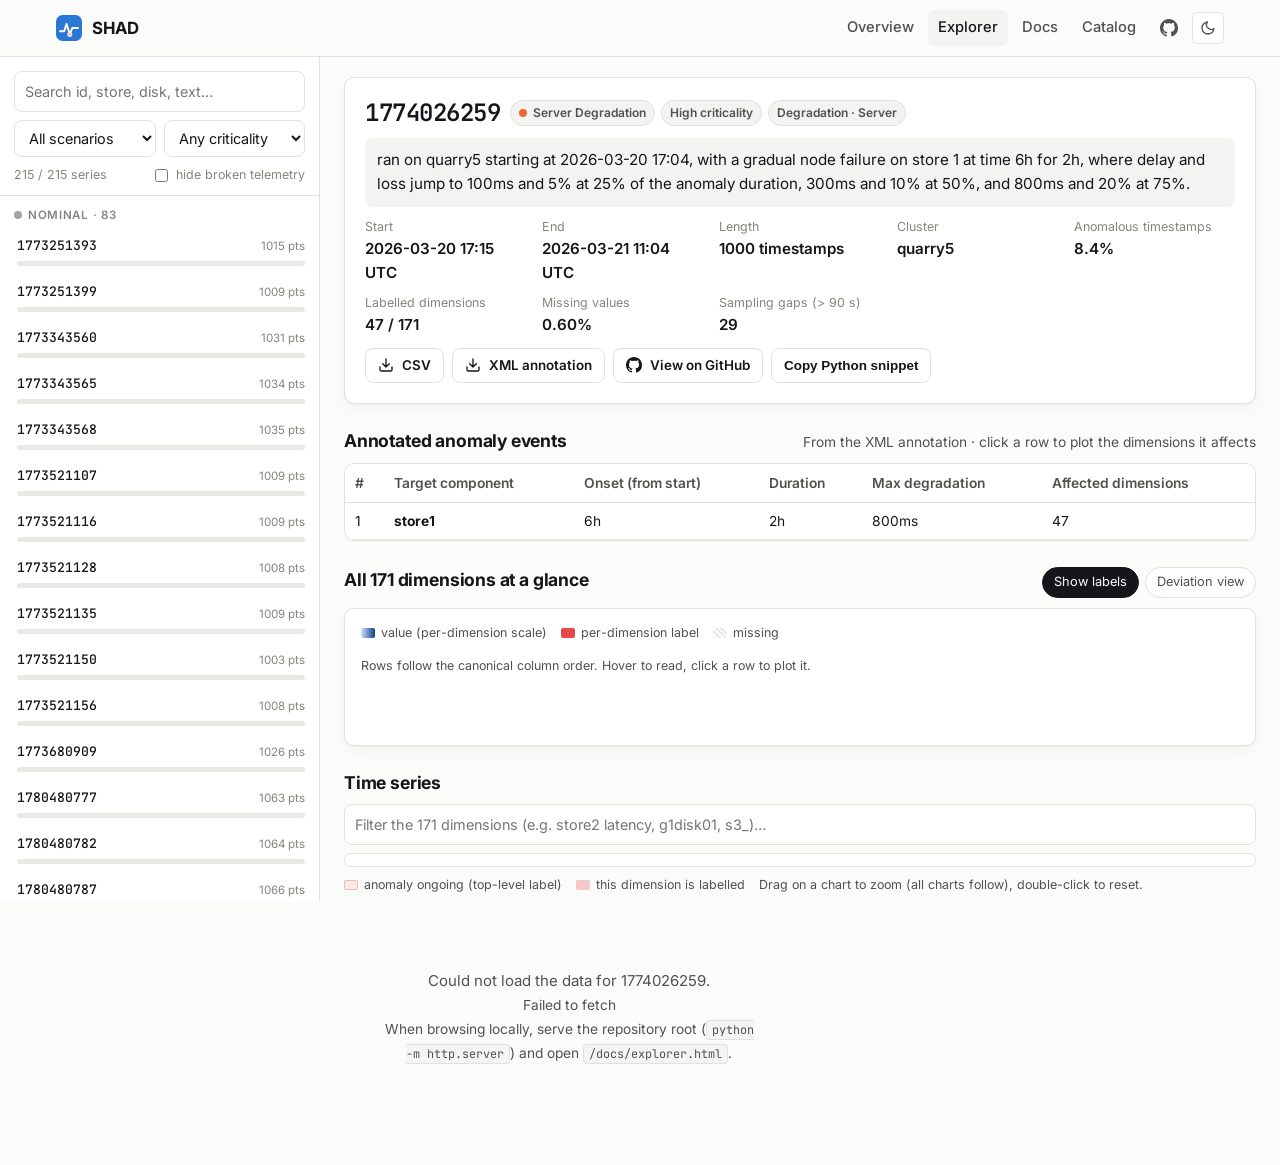
<file: docs/explorer.html>
<!doctype html>
<html lang="en">
<head>
<meta charset="utf-8">
<meta name="viewport" content="width=device-width, initial-scale=1">
<title>SHAD Explorer</title>
<meta name="description" content="Browse the 215 multivariate time series of the SHAD benchmark: 171 dimensions, per-dimension anomaly labels and expert annotations.">
<link rel="icon" href="data:image/svg+xml,%3Csvg xmlns='http://www.w3.org/2000/svg' viewBox='0 0 32 32'%3E%3Crect width='32' height='32' rx='8' fill='%232a78d6'/%3E%3Cpath d='M5 20 L10 20 L13 11 L17 24 L20 16 L27 16' fill='none' stroke='white' stroke-width='2.4' stroke-linecap='round' stroke-linejoin='round'/%3E%3C/svg%3E">
<link rel="preconnect" href="https://fonts.googleapis.com">
<link rel="preconnect" href="https://fonts.gstatic.com" crossorigin>
<link href="https://fonts.googleapis.com/css2?family=Inter:wght@400;500;600;700&family=JetBrains+Mono:wght@400;500&display=swap" rel="stylesheet">
<link rel="stylesheet" href="assets/vendor/uPlot.min.css">
<link rel="stylesheet" href="assets/style.css">
<style>
  body { background: var(--bg); }
  .layout { display: grid; grid-template-columns: 320px minmax(0, 1fr); min-height: calc(100vh - 56px); }
  .sidebar { border-right: 1px solid var(--border); background: var(--surface); display: flex; flex-direction: column;
    position: sticky; top: 56px; height: calc(100vh - 56px); }
  .side-head { padding: 14px 14px 10px; border-bottom: 1px solid var(--border); display: grid; grid-template-columns: minmax(0, 1fr); gap: 8px; }
  .side-head .row { display: flex; gap: 8px; }
  .side-head select { flex: 1 1 0; min-width: 0; width: 0; }
  .side-count { gap: 8px; font-size: .78rem; color: var(--text-3); display: flex; justify-content: space-between; align-items: center; }
  .side-count label { display: inline-flex; gap: 5px; align-items: center; cursor: pointer; }
  .list { overflow-y: auto; flex: 1; }
  .list-group { font-size: .72rem; text-transform: uppercase; letter-spacing: .06em; font-weight: 600; color: var(--text-3);
    padding: 10px 14px 4px; position: sticky; top: 0; background: var(--surface); z-index: 1; display: flex; align-items: center; gap: 6px; }
  .item { display: block; padding: 7px 14px 8px; border-left: 3px solid transparent; cursor: pointer; color: var(--text); }
  .item:hover { background: var(--surface-2); text-decoration: none; }
  .item.active { background: var(--accent-soft); border-left-color: var(--accent); }
  .item .top { display: flex; justify-content: space-between; align-items: baseline; gap: 6px; }
  .item .sid { font-family: var(--mono); font-size: .82rem; font-weight: 500; }
  .item .meta { font-size: .72rem; color: var(--text-3); white-space: nowrap; }
  .mini { position: relative; height: 5px; background: var(--surface-3); border-radius: 3px; margin-top: 5px; overflow: hidden; }
  .mini span { position: absolute; top: 0; bottom: 0; border-radius: 2px; }
  .main { padding: 20px 24px 60px; min-width: 0; }
  .head-card { display: grid; gap: 10px; }
  .title-row { display: flex; flex-wrap: wrap; align-items: center; gap: 10px; }
  .title-row h1 { font-size: 1.5rem; margin: 0; font-family: var(--mono); font-weight: 600; letter-spacing: -0.02em; }
  .explanation { font-size: .95rem; color: var(--text); background: var(--surface-2); border-radius: 8px; padding: 10px 12px; margin: 0; }
  .meta-grid { display: grid; grid-template-columns: repeat(auto-fill, minmax(140px, 1fr)); gap: 8px 16px; }
  .meta-grid div { font-size: .78rem; color: var(--text-3); }
  .meta-grid b { display: block; font-size: .95rem; color: var(--text); font-weight: 600; }
  .actions { display: flex; flex-wrap: wrap; gap: 8px; }
  .actions .btn { padding: 6px 12px; font-size: .84rem; }
  .section-title { display: flex; align-items: baseline; justify-content: space-between; gap: 10px; flex-wrap: wrap; margin: 26px 0 10px; }
  .section-title h2 { font-size: 1.1rem; margin: 0; }
  .ev-row { cursor: pointer; }
  .heat-wrap { position: relative; display: grid; grid-template-columns: 118px minmax(0, 1fr); gap: 0 8px; }
  .heat-legend-levels { position: relative; }
  .heat-legend-levels div { position: absolute; right: 0; font-size: .72rem; color: var(--text-2); text-align: right; border-right: 3px solid var(--border); padding-right: 6px; display: flex; align-items: center; justify-content: flex-end; line-height: 1.1; }
  canvas#heat { width: 100%; display: block; border-radius: 4px; cursor: crosshair; image-rendering: pixelated; }
  .heat-x { display: flex; justify-content: space-between; font-size: .72rem; color: var(--text-3); margin-top: 4px; }
  .controls { display: flex; flex-wrap: wrap; gap: 6px; align-items: center; }
  .chip { border: 1px solid var(--border); background: var(--surface); color: var(--text-2); border-radius: 999px; padding: 4px 11px; font: inherit; font-size: .8rem; cursor: pointer; }
  .chip:hover { color: var(--text); border-color: var(--text-3); }
  .chip.on { background: var(--text); color: var(--bg); border-color: var(--text); }
  .dim-picker { display: grid; grid-template-columns: 1fr; gap: 8px; }
  .dim-list { max-height: 260px; overflow: auto; border: 1px solid var(--border); border-radius: 8px; background: var(--surface); columns: 3 260px; column-gap: 12px; padding: 6px 10px; }
  .dim-list .grp { font-size: .7rem; text-transform: uppercase; letter-spacing: .06em; color: var(--text-3); font-weight: 600; margin: 8px 0 2px; break-after: avoid; }
  .dim-list label { display: flex; gap: 6px; align-items: center; font-size: .78rem; font-family: var(--mono); padding: 1px 0; cursor: pointer; break-inside: avoid; color: var(--text-2); }
  .dim-list label.lab { color: var(--text); font-weight: 500; }
  .dim-list label.lab::after { content: ""; width: 7px; height: 7px; border-radius: 2px; background: var(--anomaly); flex: none; }
  .plots { display: grid; grid-template-columns: repeat(auto-fill, minmax(420px, 1fr)); gap: 12px; }
  .plot { background: var(--surface); border: 1px solid var(--border); border-radius: 8px; padding: 8px 6px 2px 4px; min-width: 0; }
  .plot-h { display: flex; justify-content: space-between; gap: 8px; align-items: center; padding: 0 6px 4px 8px; }
  .plot-h .n { font-family: var(--mono); font-size: .78rem; font-weight: 500; overflow: hidden; text-overflow: ellipsis; white-space: nowrap; }
  .plot-h .u { font-size: .72rem; color: var(--text-3); white-space: nowrap; }
  .plot-h button { border: none; background: none; color: var(--text-3); cursor: pointer; font-size: 1rem; line-height: 1; padding: 0 2px; }
  .plot-h button:hover { color: var(--text); }
  .plot .desc { font-size: .72rem; color: var(--text-3); padding: 0 8px 2px; white-space: nowrap; overflow: hidden; text-overflow: ellipsis; }
  .u-legend { display: none; }
  .uplot, .uplot * { font-family: var(--sans); }
  .status { padding: 40px; text-align: center; color: var(--text-2); }
  .spinner { width: 22px; height: 22px; border: 3px solid var(--surface-3); border-top-color: var(--accent); border-radius: 50%; animation: spin 0.8s linear infinite; margin: 0 auto 10px; }
  @keyframes spin { to { transform: rotate(360deg); } }
  .readout { font-size: .8rem; color: var(--text-2); min-height: 1.4em; font-family: var(--mono); }
  .legend-inline { display: flex; gap: 14px; flex-wrap: wrap; font-size: .78rem; color: var(--text-2); }
  .legend-inline span { display: inline-flex; gap: 6px; align-items: center; }
  .sw2 { width: 14px; height: 10px; border-radius: 2px; display: inline-block; }
  @media (max-width: 900px) {
    .layout { grid-template-columns: 1fr; }
    .sidebar { position: static; height: auto; max-height: 360px; border-right: none; border-bottom: 1px solid var(--border); }
    .main { padding: 16px; }
    .plots { grid-template-columns: 1fr; }
    .heat-wrap { grid-template-columns: 1fr; }
    .heat-legend-levels { display: none; }
  }
</style>
</head>
<body>
<header id="nav"></header>
<div class="layout">
  <aside class="sidebar" aria-label="Series list">
    <div class="side-head">
      <input class="input" id="q" type="search" placeholder="Search id, store, disk, text…" aria-label="Search series">
      <div class="row">
        <select class="input" id="f-group" aria-label="Filter by scenario"><option value="">All scenarios</option></select>
        <select class="input" id="f-crit" aria-label="Filter by criticality">
          <option value="">Any criticality</option><option>None</option><option>Low</option><option>Medium</option><option>High</option>
        </select>
      </div>
      <div class="side-count"><span id="count"></span>
        <label><input type="checkbox" id="f-broken"> hide broken telemetry</label></div>
    </div>
    <nav class="list" id="list"></nav>
  </aside>

  <main class="main" id="main">
    <div class="status" id="status"><div class="spinner"></div>Loading catalog…</div>
    <div id="content" hidden>
      <div class="card head-card">
        <div class="title-row"><h1 id="s-id"></h1><span id="s-badges" style="display:flex;gap:6px;flex-wrap:wrap"></span></div>
        <p class="explanation" id="s-expl"></p>
        <div class="meta-grid" id="s-meta"></div>
        <div class="actions" id="s-actions"></div>
      </div>

      <div id="events-block">
        <div class="section-title"><h2>Annotated anomaly events</h2><span class="muted small">From the XML annotation · click a row to plot the dimensions it affects</span></div>
        <div class="table-wrap" style="max-height:none"><table class="data" id="events"></table></div>
      </div>

      <div class="section-title">
        <h2>All 171 dimensions at a glance</h2>
        <div class="controls">
          <button class="chip on" id="t-labels" aria-pressed="true">Show labels</button>
          <button class="chip" id="t-norm" aria-pressed="false" title="Colour by distance to the median, in robust standard deviations">Deviation view</button>
        </div>
      </div>
      <div class="card" style="padding:14px 16px">
        <div class="legend-inline" style="margin-bottom:8px">
          <span><span class="sw2" style="background:linear-gradient(90deg,#cde2fb,#104281)"></span>value (per-dimension scale)</span>
          <span><span class="sw2" style="background:var(--anomaly)"></span>per-dimension label</span>
          <span><span class="sw2" style="background:repeating-linear-gradient(45deg,var(--surface-3) 0 2px,transparent 2px 4px)"></span>missing</span>
          <span class="muted">Rows follow the canonical column order. Hover to read, click a row to plot it.</span>
        </div>
        <div class="heat-wrap">
          <div class="heat-legend-levels" id="heat-levels"></div>
          <div>
            <canvas id="heat" height="10" aria-label="Heatmap of all dimensions over time"></canvas>
            <div class="heat-x" id="heat-x"></div>
          </div>
        </div>
        <div class="readout" id="heat-readout"></div>
      </div>

      <div class="section-title">
        <h2>Time series</h2>
        <div class="controls" id="quick"></div>
      </div>
      <div class="dim-picker">
        <input class="input" id="dim-q" type="search" placeholder="Filter the 171 dimensions (e.g. store2 latency, g1disk01, s3_)…" aria-label="Filter dimensions">
        <div class="dim-list" id="dim-list"></div>
        <div class="legend-inline">
          <span><span class="sw2" style="background:var(--anomaly-soft);border:1px solid var(--anomaly-mid)"></span>anomaly ongoing (top-level label)</span>
          <span><span class="sw2" style="background:var(--anomaly-mid)"></span>this dimension is labelled</span>
          <span class="muted">Drag on a chart to zoom (all charts follow), double-click to reset.</span>
        </div>
      </div>
      <div class="readout" id="cursor-readout" style="margin:10px 0 6px"></div>
      <div class="plots" id="plots"></div>
    </div>
  </main>
</div>
<script src="assets/vendor/uPlot.iife.min.js"></script>
<script src="assets/common.js"></script>
<script src="assets/explorer.js"></script>
</body>
</html>
</file>
<file: docs/assets/style.css>
/* SHAD website - shared styles */
:root {
  color-scheme: light;
  --bg: #fbfbfa;
  --surface: #ffffff;
  --surface-2: #f3f3f1;
  --surface-3: #e9e8e4;
  --border: #e2e1dc;
  --text: #16161a;
  --text-2: #52514e;
  --text-3: #85847e;
  --accent: #2a78d6;
  --accent-ink: #1c5cab;
  --accent-soft: #e6f0fc;
  --disk: #2a78d6;
  --server: #eb6834;
  --snode: #1baf7a;
  --nominal: #a3a29c;
  --anomaly: #e34948;
  --anomaly-soft: rgba(227, 73, 72, 0.10);
  --anomaly-mid: rgba(227, 73, 72, 0.28);
  --grid: #ecebe7;
  --code-bg: #f4f4f2;
  --shadow: 0 1px 2px rgba(0,0,0,.04), 0 4px 16px rgba(0,0,0,.04);
  --radius: 10px;
  --mono: "JetBrains Mono", ui-monospace, SFMono-Regular, Menlo, monospace;
  --sans: "Inter", system-ui, -apple-system, "Segoe UI", Roboto, sans-serif;
}
@media (prefers-color-scheme: dark) {
  :root:not([data-theme="light"]) {
    color-scheme: dark;
    --bg: #121211; --surface: #1a1a19; --surface-2: #222220; --surface-3: #2c2c29;
    --border: #33332f; --text: #f3f3f0; --text-2: #c3c2b7; --text-3: #8f8e86;
    --accent: #3987e5; --accent-ink: #86b6ef; --accent-soft: #1b2a3d;
    --disk: #3987e5; --server: #d95926; --snode: #199e70; --nominal: #6f6e68;
    --anomaly: #e66767; --anomaly-soft: rgba(230,103,103,.12); --anomaly-mid: rgba(230,103,103,.32);
    --grid: #2a2a27; --code-bg: #1f1f1d; --shadow: none;
  }
}
:root[data-theme="dark"] {
  color-scheme: dark;
  --bg: #121211; --surface: #1a1a19; --surface-2: #222220; --surface-3: #2c2c29;
  --border: #33332f; --text: #f3f3f0; --text-2: #c3c2b7; --text-3: #8f8e86;
  --accent: #3987e5; --accent-ink: #86b6ef; --accent-soft: #1b2a3d;
  --disk: #3987e5; --server: #d95926; --snode: #199e70; --nominal: #6f6e68;
  --anomaly: #e66767; --anomaly-soft: rgba(230,103,103,.12); --anomaly-mid: rgba(230,103,103,.32);
  --grid: #2a2a27; --code-bg: #1f1f1d; --shadow: none;
}

* { box-sizing: border-box; }
html { scroll-behavior: smooth; }
body {
  margin: 0; background: var(--bg); color: var(--text);
  font: 15px/1.6 var(--sans); -webkit-font-smoothing: antialiased;
}
a { color: var(--accent-ink); text-decoration: none; }
a:hover { text-decoration: underline; }
img { max-width: 100%; }
code, pre, kbd { font-family: var(--mono); font-size: 0.86em; }
:not(pre) > code { background: var(--code-bg); padding: 1px 5px; border-radius: 4px; border: 1px solid var(--border); }
pre {
  background: var(--code-bg); border: 1px solid var(--border); border-radius: 8px;
  padding: 14px 16px; overflow-x: auto; line-height: 1.5; margin: 12px 0;
}
h1, h2, h3, h4 { line-height: 1.25; letter-spacing: -0.01em; }
h2 { font-size: 1.7rem; margin: 0 0 8px; }
h3 { font-size: 1.15rem; margin: 24px 0 8px; }
.muted { color: var(--text-2); }
.small { font-size: 0.86rem; }
.mono { font-family: var(--mono); }

/* ---------- top nav ---------- */
.nav {
  position: sticky; top: 0; z-index: 50; background: color-mix(in srgb, var(--bg) 88%, transparent);
  backdrop-filter: saturate(1.4) blur(10px); border-bottom: 1px solid var(--border);
}
.nav-inner { max-width: 1200px; margin: 0 auto; padding: 0 16px; height: 56px; display: flex; align-items: center; gap: 20px; }
.brand { display: flex; align-items: center; gap: 10px; font-weight: 700; color: var(--text); font-size: 1.05rem; }
.brand:hover { text-decoration: none; }
.brand-mark { width: 26px; height: 26px; }
.nav-links { display: flex; gap: 4px; margin-left: auto; align-items: center; }
.nav-links a { color: var(--text-2); padding: 6px 10px; border-radius: 6px; font-size: 0.92rem; font-weight: 500; }
.nav-links a:hover, .nav-links a.active { color: var(--text); background: var(--surface-2); text-decoration: none; }
.icon-btn {
  border: 1px solid var(--border); background: var(--surface); color: var(--text-2); border-radius: 6px;
  width: 32px; height: 32px; display: inline-grid; place-items: center; cursor: pointer;
}
.icon-btn:hover { color: var(--text); }
@media (max-width: 720px) {
  .nav-links a.hide-sm { display: none; }
  .nav-inner { gap: 8px; }
}

/* ---------- layout ---------- */
.container { max-width: 1200px; margin: 0 auto; padding: 0 16px; }
section.block { padding: 64px 0; border-bottom: 1px solid var(--border); }
section.block:last-of-type { border-bottom: none; }
.eyebrow { text-transform: uppercase; letter-spacing: .08em; font-size: .75rem; font-weight: 600; color: var(--accent-ink); margin-bottom: 6px; }
.lead { font-size: 1.08rem; color: var(--text-2); max-width: 760px; margin: 0 0 28px; }
.grid-2 { display: grid; grid-template-columns: 1fr 1fr; gap: 24px; }
.grid-3 { display: grid; grid-template-columns: repeat(3, 1fr); gap: 20px; }
@media (max-width: 900px) { .grid-2, .grid-3 { grid-template-columns: 1fr; } }
.card {
  background: var(--surface); border: 1px solid var(--border); border-radius: var(--radius);
  padding: 20px; box-shadow: var(--shadow); min-width: 0;
}
.card h3 { margin-top: 0; }
.figure { background: #fff; border: 1px solid var(--border); border-radius: var(--radius); padding: 12px; }
.figure img { display: block; width: 100%; height: auto; }
.caption { font-size: .85rem; color: var(--text-2); margin-top: 8px; }

/* ---------- hero ---------- */
.hero { padding: 72px 0 56px; border-bottom: 1px solid var(--border); background:
  radial-gradient(1000px 400px at 85% -10%, var(--accent-soft), transparent 70%); }
.venue { display: inline-flex; gap: 8px; align-items: center; font-size: .82rem; font-weight: 600; color: var(--accent-ink);
  background: var(--accent-soft); border-radius: 999px; padding: 4px 12px; margin-bottom: 18px; }
.hero h1 { font-size: clamp(2rem, 4.4vw, 3.3rem); margin: 0 0 14px; max-width: 900px; letter-spacing: -0.025em; }
.hero h1 .hl { color: var(--accent); }
.hero .subtitle { font-size: 1.15rem; color: var(--text-2); max-width: 780px; margin: 0 0 18px; }
.authors { font-size: .95rem; color: var(--text); margin-bottom: 4px; }
.affils { font-size: .85rem; color: var(--text-3); margin-bottom: 26px; }
.btn-row { display: flex; flex-wrap: wrap; gap: 10px; }
.btn {
  display: inline-flex; align-items: center; gap: 8px; padding: 9px 16px; border-radius: 8px; font-weight: 600; font-size: .92rem;
  border: 1px solid var(--border); background: var(--surface); color: var(--text); cursor: pointer;
}
.btn:hover { text-decoration: none; border-color: var(--text-3); }
.btn.primary { background: var(--accent); border-color: var(--accent); color: #fff; }
.btn.primary:hover { filter: brightness(1.07); }
.btn svg { width: 16px; height: 16px; }

/* ---------- stat tiles ---------- */
.stats { display: grid; grid-template-columns: repeat(6, 1fr); gap: 12px; margin-top: 40px; }
@media (max-width: 900px) { .stats { grid-template-columns: repeat(3, 1fr); } }
@media (max-width: 520px) { .stats { grid-template-columns: repeat(2, 1fr); } }
.stat { background: var(--surface); border: 1px solid var(--border); border-radius: var(--radius); padding: 14px 16px; }
.stat .v { font-size: 1.7rem; font-weight: 650; letter-spacing: -0.02em; }
.stat .l { font-size: .8rem; color: var(--text-2); }

/* ---------- pillars ---------- */
.pillar .num { width: 28px; height: 28px; border-radius: 50%; display: grid; place-items: center; font-weight: 700;
  background: var(--accent-soft); color: var(--accent-ink); margin-bottom: 10px; font-size: .9rem; }
.pillar p { color: var(--text-2); margin: 0; }
.takeaway { border-left: 3px solid var(--accent); padding: 6px 12px; background: var(--surface-2); border-radius: 0 6px 6px 0; font-size: .92rem; color: var(--text-2); margin-top: 12px; }

/* ---------- charts ---------- */
.chart { width: 100%; overflow-x: auto; overflow-y: hidden; }
.grid-2 > *, .grid-3 > * { min-width: 0; }
.chart svg { display: block; width: 100%; height: auto; overflow: visible; }
.chart text { fill: var(--text-2); font: 11px var(--sans); }
.chart .axis line, .chart .axis path { stroke: var(--grid); }
.chart .gridline { stroke: var(--grid); stroke-width: 1; }
.chart .lbl-strong { fill: var(--text); font-weight: 600; }
.chart-title { font-weight: 600; margin: 0 0 2px; font-size: .98rem; }
.chart-sub { font-size: .82rem; color: var(--text-2); margin: 0 0 10px; }
.legend { display: flex; flex-wrap: wrap; gap: 14px; font-size: .82rem; color: var(--text-2); margin: 6px 0 10px; }
.legend .key { display: inline-flex; align-items: center; gap: 6px; }
.legend .sw { width: 10px; height: 10px; border-radius: 3px; display: inline-block; }
.tooltip {
  position: fixed; pointer-events: none; z-index: 100; background: var(--surface); color: var(--text);
  border: 1px solid var(--border); border-radius: 8px; padding: 8px 10px; font-size: .8rem; line-height: 1.45;
  box-shadow: 0 6px 24px rgba(0,0,0,.14); max-width: 340px; opacity: 0; transition: opacity .08s;
}
.tooltip.show { opacity: 1; }
.tooltip b { font-weight: 600; }
.tooltip .t-muted { color: var(--text-2); }

/* ---------- badges ---------- */
.badge { display: inline-flex; align-items: center; gap: 6px; font-size: .75rem; font-weight: 600; padding: 2px 8px;
  border-radius: 999px; background: var(--surface-2); color: var(--text-2); border: 1px solid var(--border); white-space: nowrap; }
.badge .dot { width: 8px; height: 8px; border-radius: 50%; }
.badge.warn { background: #fff4dc; color: #7a5200; border-color: #f2d58c; }
:root[data-theme="dark"] .badge.warn { background: #3a2e12; color: #f5cf7a; border-color: #5a4718; }
@media (prefers-color-scheme: dark) { :root:not([data-theme="light"]) .badge.warn { background: #3a2e12; color: #f5cf7a; border-color: #5a4718; } }

/* ---------- tables ---------- */
table.data { width: 100%; border-collapse: collapse; font-size: .86rem; }
table.data th { text-align: left; font-weight: 600; color: var(--text-2); border-bottom: 1px solid var(--border); padding: 8px 10px; position: sticky; top: 0; background: var(--surface); cursor: default; }
table.data th.sortable { cursor: pointer; user-select: none; }
table.data th.sortable:hover { color: var(--text); }
table.data td { border-bottom: 1px solid var(--grid); padding: 7px 10px; vertical-align: top; }
table.data tr:hover td { background: var(--surface-2); }
.table-wrap { overflow: auto; max-height: 560px; border: 1px solid var(--border); border-radius: var(--radius); background: var(--surface); }
.input {
  border: 1px solid var(--border); background: var(--surface); color: var(--text); border-radius: 8px; padding: 8px 10px; font: inherit; font-size: .9rem; width: 100%;
}
.input:focus { outline: 2px solid var(--accent-soft); border-color: var(--accent); }
select.input { width: auto; }

/* ---------- footer ---------- */
footer { border-top: 1px solid var(--border); padding: 32px 0 48px; color: var(--text-3); font-size: .85rem; }
footer .container { display: flex; flex-wrap: wrap; gap: 16px; justify-content: space-between; }

/* ---------- code tabs ---------- */
.copy-wrap { position: relative; }
.copy-btn { position: absolute; top: 8px; right: 8px; font-size: .75rem; padding: 3px 8px; border-radius: 5px; border: 1px solid var(--border);
  background: var(--surface); color: var(--text-2); cursor: pointer; }
.copy-btn:hover { color: var(--text); }
.tok-k { color: #7a3ea8; } .tok-s { color: #1f7a45; } .tok-c { color: var(--text-3); font-style: italic; } .tok-f { color: var(--accent-ink); }
:root[data-theme="dark"] .tok-k { color: #c49cf0; } :root[data-theme="dark"] .tok-s { color: #7fd6a2; }
@media (prefers-color-scheme: dark) { :root:not([data-theme="light"]) .tok-k { color: #c49cf0; } :root:not([data-theme="light"]) .tok-s { color: #7fd6a2; } }
</file>
<file: docs/assets/vendor/uPlot.min.css>
.uplot, .uplot *, .uplot *::before, .uplot *::after {box-sizing: border-box;}.uplot {font-family: system-ui, -apple-system, "Segoe UI", Roboto, "Helvetica Neue", Arial, "Noto Sans", sans-serif, "Apple Color Emoji", "Segoe UI Emoji", "Segoe UI Symbol", "Noto Color Emoji";line-height: 1.5;width: min-content;}.u-title {text-align: center;font-size: 18px;font-weight: bold;}.u-wrap {position: relative;user-select: none;}.u-over, .u-under {position: absolute;}.u-under {overflow: hidden;}.uplot canvas {display: block;position: relative;width: 100%;height: 100%;}.u-axis {position: absolute;}.u-legend {font-size: 14px;margin: auto;text-align: center;}.u-inline {display: block;}.u-inline * {display: inline-block;}.u-inline tr {margin-right: 16px;}.u-legend th {font-weight: 600;}.u-legend th > * {vertical-align: middle;display: inline-block;}.u-legend .u-marker {width: 1em;height: 1em;margin-right: 4px;background-clip: padding-box !important;}.u-inline.u-live th::after {content: ":";vertical-align: middle;}.u-inline:not(.u-live) .u-value {display: none;}.u-series > * {padding: 4px;}.u-series th {cursor: pointer;}.u-legend .u-off > * {opacity: 0.3;}.u-select {background: rgba(0,0,0,0.07);position: absolute;pointer-events: none;}.u-cursor-x, .u-cursor-y {position: absolute;left: 0;top: 0;pointer-events: none;will-change: transform;}.u-hz .u-cursor-x, .u-vt .u-cursor-y {height: 100%;border-right: 1px dashed #607D8B;}.u-hz .u-cursor-y, .u-vt .u-cursor-x {width: 100%;border-bottom: 1px dashed #607D8B;}.u-cursor-pt {position: absolute;top: 0;left: 0;border-radius: 50%;border: 0 solid;pointer-events: none;will-change: transform;/*this has to be !important since we set inline "background" shorthand */background-clip: padding-box !important;}.u-axis.u-off, .u-select.u-off, .u-cursor-x.u-off, .u-cursor-y.u-off, .u-cursor-pt.u-off {display: none;}
</file>
